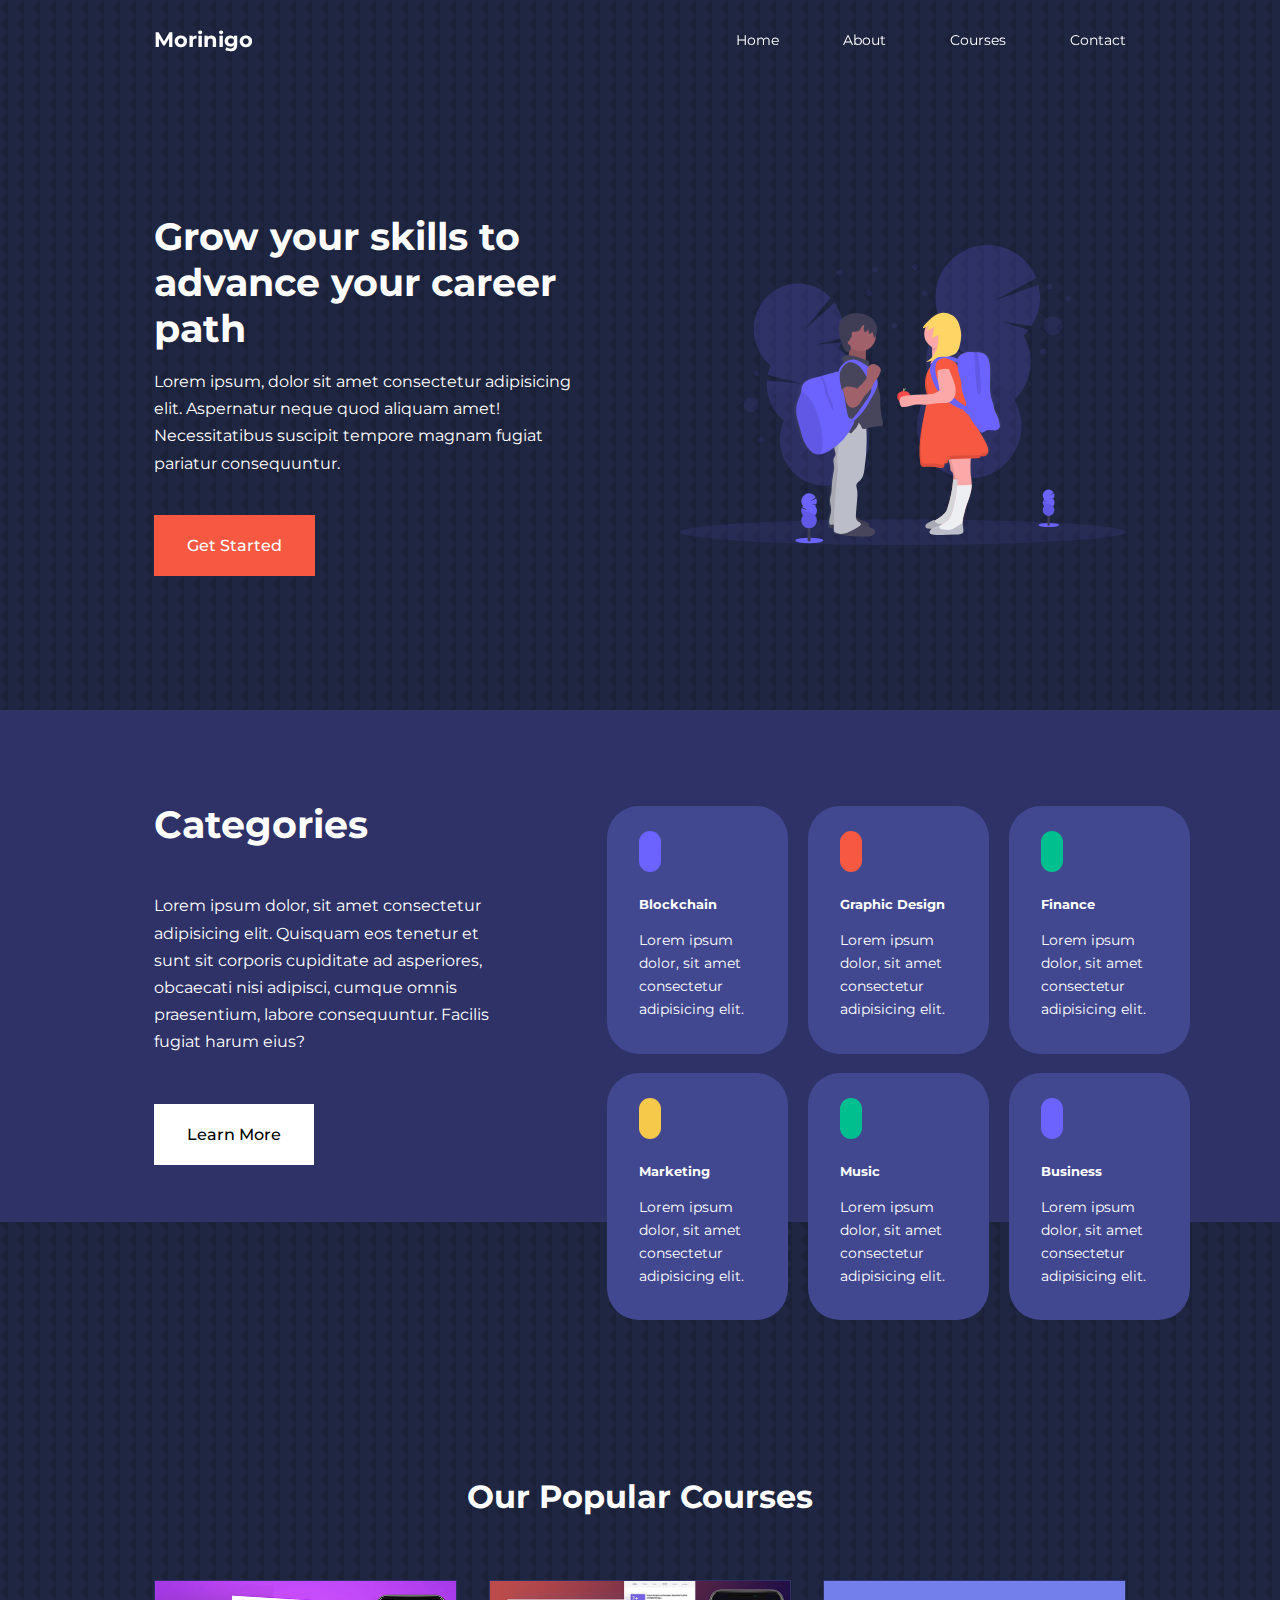
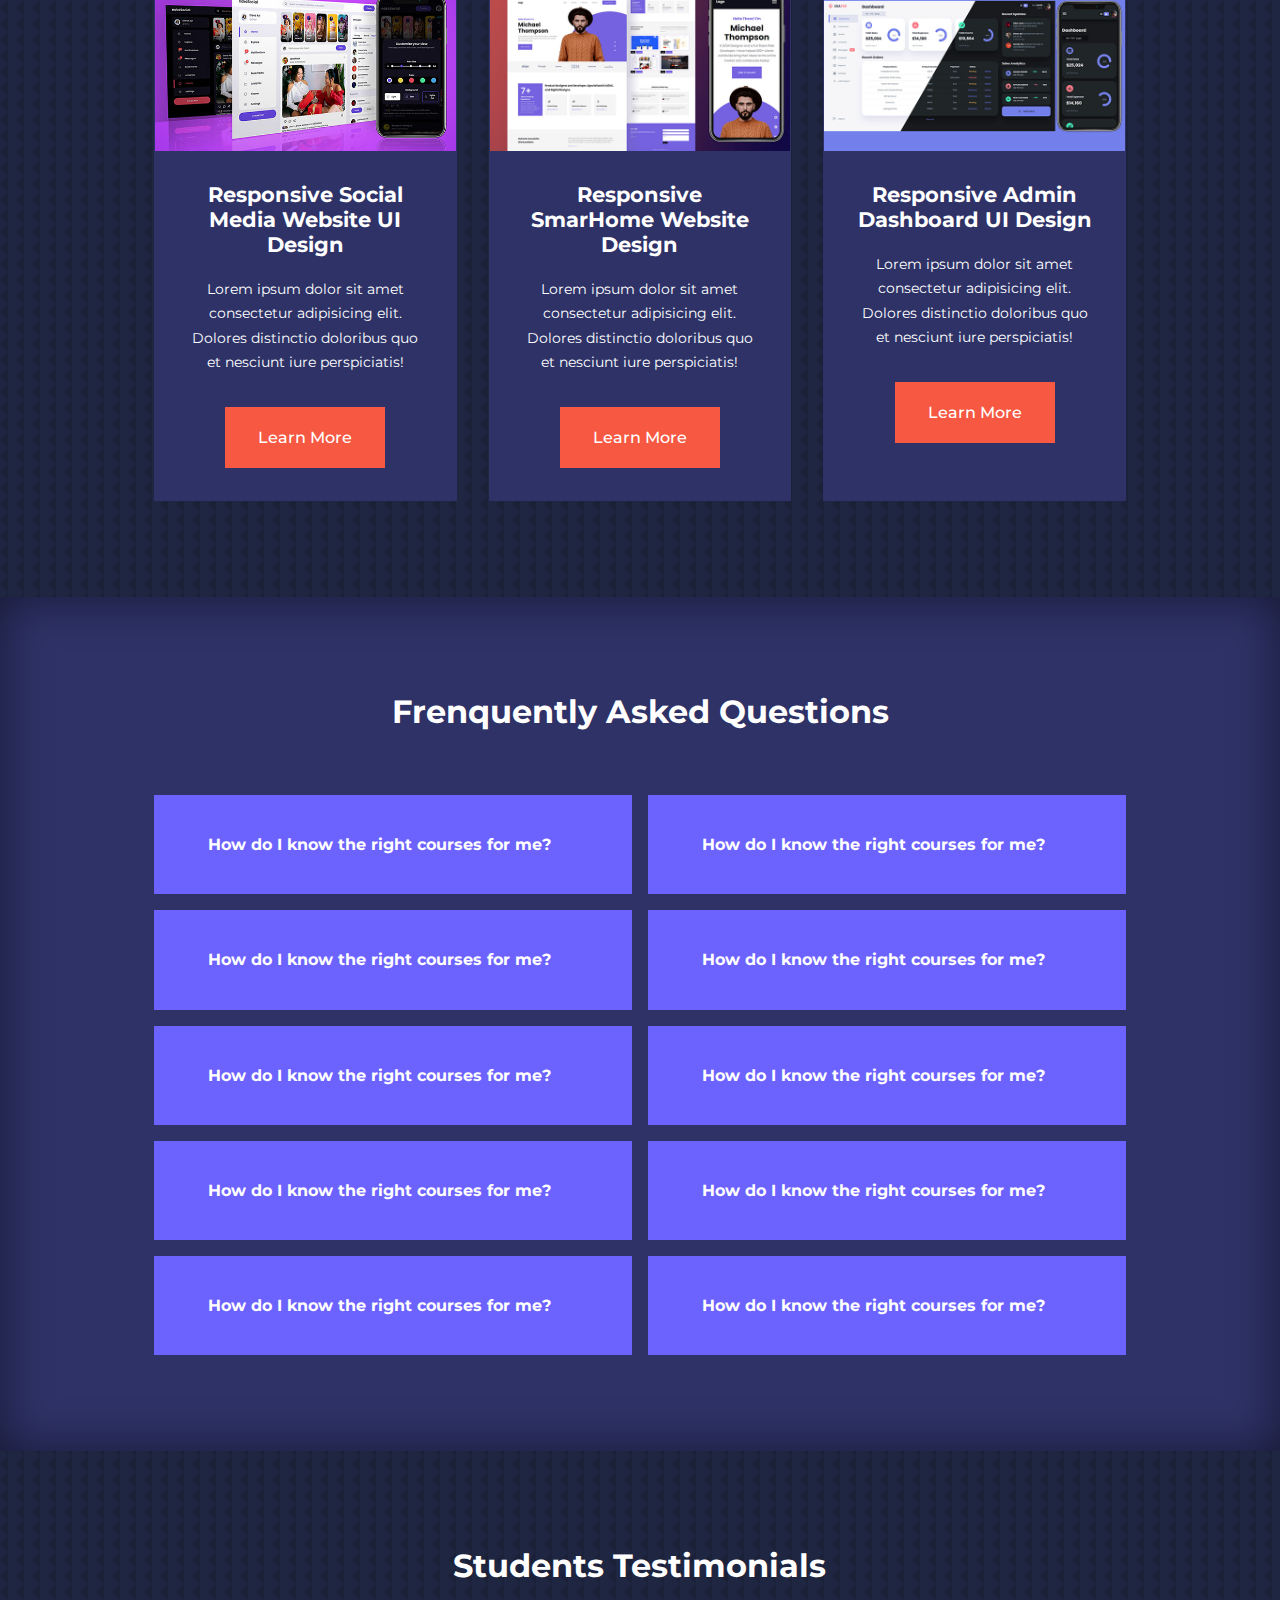
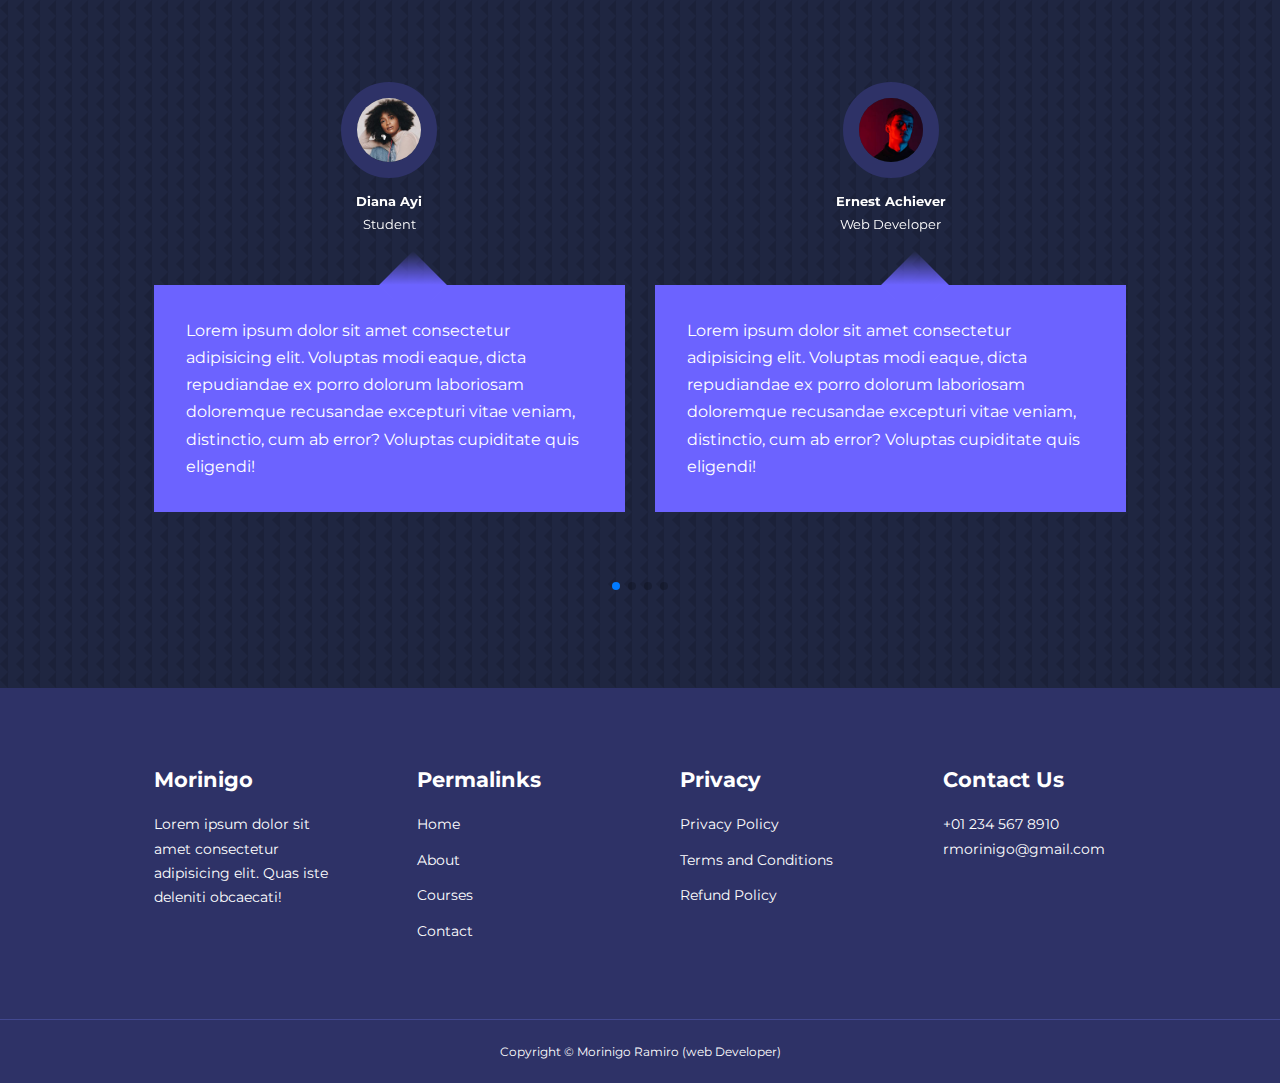
<file: index.html>
<!DOCTYPE html>
<html lang="en">
<head>
    <meta charset="UTF-8">
    <meta http-equiv="X-UA-Compatible" content="IE=edge">
    <meta name="viewport" content="width=device-width, initial-scale=1.0">
    <title>RESPONSIVE MULTIPAGE EDUCATION WEBSITE</title>

    <!-- ICONSCOUT CDN -->
    <link rel="stylesheet" href="https://unicons.iconscout.com/release/v4.0.0/css/line.css">

    <!-- GOOGLE FONTS (MONTSERRAT) -->
    <link rel="preconnect" href="https://fonts.googleapis.com">
    <link rel="preconnect" href="https://fonts.gstatic.com" crossorigin>
    <link href="https://fonts.googleapis.com/css2?family=Montserrat:wght@300;400;500;600;700;800;900&display=swap" rel="stylesheet">
    
    <!-- STYLESHEET -->
    <link rel="stylesheet" href="./css/style.css">


    <!-- SWIPER JS -->
    <link rel="stylesheet" href="https://cdn.jsdelivr.net/npm/swiper@8/swiper-bundle.min.css"/>

    <style>
        body{
            background-image: url(./images/bg-texture.png);
        }
    </style>
</head>
<body>
    <nav>
        <div class="container nav__container">
            <a href="index.html"><h4>Morinigo</h4></a>
            <ul class="nav__menu">
                <li><a href="index.html">Home</a></li>
                <li><a href="about.html">About</a></li>
                <li><a href="courses.html">Courses</a></li>
                <li><a href="contact.html">Contact</a></li>
            </ul>
            <button id="open-menu-btn"><i class="uil uil-bars"></i></button>
            <button id="close-menu-btn"><i class="uil uil-multiply"></i></button>
        </div>
    </nav>
    <!----------------- END OF NAVBAR ------------------->

    <header>
        <div class="container header__container">
            <div class="header__left">
                <h1>Grow your skills to advance your career path</h1>
                <p>Lorem ipsum, dolor sit amet consectetur adipisicing elit. Aspernatur neque quod aliquam amet! Necessitatibus suscipit tempore magnam fugiat pariatur consequuntur.</p>
                <a href="courses.html" class="btn btn-primary">Get Started</a>
            </div>
            
            <div class="header__right">
                <div class="header__right-image">
                    <img src="./images/header.svg">
                </div>
            </div>
        </div>
    </header>
    <!----------------- END OF HEADER ------------------->

    <section class="categories">
        <div class="container categories__container">
            <div class="categories__left">
                <h1>Categories</h1>
                <p>Lorem ipsum dolor, sit amet consectetur adipisicing elit. Quisquam eos tenetur et sunt sit corporis cupiditate ad asperiores, obcaecati nisi adipisci, cumque omnis praesentium, labore consequuntur. Facilis fugiat harum eius?</p>
                <a href="#" class="btn">Learn More</a>
            </div>

            <div class="categories__right">
                <article class="category">
                    <span class="category__icon"><i class="uil uil-bitcoin-circle"></i></span>
                    <h5>Blockchain</h5>
                    <p>Lorem ipsum dolor, sit amet consectetur adipisicing elit.</p>
                </article>
    <!----------------- END CATEGORY 1 ------------------->

                <article class="category">
                    <span class="category__icon"><i class="uil uil-palette"></i></span>
                    <h5>Graphic Design</h5>
                    <p>Lorem ipsum dolor, sit amet consectetur adipisicing elit.</p>
                </article>
    <!----------------- END CATEGORY 2 ------------------->

                <article class="category">
                    <span class="category__icon"><i class="uil uil-usd-circle"></i></span>
                    <h5>Finance</h5>
                    <p>Lorem ipsum dolor, sit amet consectetur adipisicing elit.</p>
                </article>
    <!----------------- END CATEGORY 3 ------------------->

                <article class="category">
                    <span class="category__icon"><i class="uil uil-megaphone"></i></span>
                    <h5>Marketing</h5>
                    <p>Lorem ipsum dolor, sit amet consectetur adipisicing elit.</p>
                </article>
    <!----------------- END CATEGORY 4 ------------------->

                <article class="category">
                    <span class="category__icon"><i class="uil uil-music"></i></span>
                    <h5>Music</h5>
                    <p>Lorem ipsum dolor, sit amet consectetur adipisicing elit.</p>
                </article>
    <!----------------- END CATEGORY 5 ------------------->

                <article class="category">
                    <span class="category__icon"><i class="uil uil-puzzle-piece"></i></span>
                    <h5>Business</h5>
                    <p>Lorem ipsum dolor, sit amet consectetur adipisicing elit.</p>
                </article>
    <!----------------- END CATEGORY 5 ------------------->

            </div>
        </div>
    </section>
    <!----------------- END OF CATEGORY SECTION ------------------->

    <section class="courses">
        <h2>Our Popular Courses</h2>
        <div class="container courses__container">
            <article class="course">
                <div class="course__image">
                    <img src="./images/course1.jpg">
                </div>
                <div class="course__info">
                    <h4>Responsive Social Media Website UI Design</h4>
                    <p>
                        Lorem ipsum dolor sit amet consectetur adipisicing elit. Dolores distinctio doloribus quo et nesciunt iure perspiciatis!
                    </p>
                    <a href="courses.html" class="btn btn-primary">Learn More</a>
                </div>
            </article>
    <!----------------- END OF COURSE 1 ------------------->

            <article class="course">
                <div class="course__image">
                    <img src="./images/course2.jpg">
                </div>
                <div div class="course__info">
                    <h4>Responsive SmarHome Website Design</h4>
                    <p>
                        Lorem ipsum dolor sit amet consectetur adipisicing elit. Dolores distinctio doloribus quo et nesciunt iure perspiciatis!
                    </p>
                    <a href="courses.html" class="btn btn-primary">Learn More</a>
                </div>
            </article>
    <!----------------- END OF COURSE 2 ------------------->

            <article class="course">
                <div class="course__image">
                    <img src="./images/course3.jpg">
                </div>
                <div class="course__info">
                    <h4>Responsive Admin Dashboard UI Design</h4>
                    <p>
                        Lorem ipsum dolor sit amet consectetur adipisicing elit. Dolores distinctio doloribus quo et nesciunt iure perspiciatis!
                    </p>
                    <a href="courses.html" class="btn btn-primary">Learn More</a>
                </div>
            </article>
    <!----------------- END OF COURSE 3 ------------------->
        </div>
    </section>
    <!----------------- END OF COURSES ------------------->


    <section class="faqs">
        <h2>Frenquently Asked Questions </h2>
        <div class="container faqs__container">
            <article class="faq">
                <div class="faq__icon"><i class="uil uil-plus"></i></div>
                <div class="question__answer">
                    <h4>How do I know the right courses for me?</h4>
                    <p>Lorem ipsum dolor, sit amet consectetur adipisicing elit. Sed quasi ipsum expedita sequi incidunt voluptas atque aspernatur fugit error, rem, porro vero. Distinctio, facilis omnis. Nobis expedita eos tempora quasi.</p>
                </div>
            </article>
    <!----------------- END OF FAQ 1 ------------------->

            <article class="faq">
                <div class="faq__icon"><i class="uil uil-plus"></i></div>
                <div class="question__answer">
                    <h4>How do I know the right courses for me?</h4>
                    <p>Lorem ipsum dolor, sit amet consectetur adipisicing elit. Sed quasi ipsum expedita sequi incidunt voluptas atque aspernatur fugit error, rem, porro vero. Distinctio, facilis omnis. Nobis expedita eos tempora quasi.</p>
                </div>
            </article>
    <!----------------- END OF FAQ 2 ------------------->
            <article class="faq">
                <div class="faq__icon"><i class="uil uil-plus"></i></div>
                <div class="question__answer">
                    <h4>How do I know the right courses for me?</h4>
                    <p>Lorem ipsum dolor, sit amet consectetur adipisicing elit. Sed quasi ipsum expedita sequi incidunt voluptas atque aspernatur fugit error, rem, porro vero. Distinctio, facilis omnis. Nobis expedita eos tempora quasi.</p>
                </div>
            </article>
    <!----------------- END OF FAQ 3 ------------------->
            <article class="faq">
                <div class="faq__icon"><i class="uil uil-plus"></i></div>
                <div class="question__answer">
                    <h4>How do I know the right courses for me?</h4>
                    <p>Lorem ipsum dolor, sit amet consectetur adipisicing elit. Sed quasi ipsum expedita sequi incidunt voluptas atque aspernatur fugit error, rem, porro vero. Distinctio, facilis omnis. Nobis expedita eos tempora quasi.</p>
                </div>
            </article>
    <!----------------- END OF FAQ 4 ------------------->
            <article class="faq">
                <div class="faq__icon"><i class="uil uil-plus"></i></div>
                <div class="question__answer">
                    <h4>How do I know the right courses for me?</h4>
                    <p>Lorem ipsum dolor, sit amet consectetur adipisicing elit. Sed quasi ipsum expedita sequi incidunt voluptas atque aspernatur fugit error, rem, porro vero. Distinctio, facilis omnis. Nobis expedita eos tempora quasi.</p>
                </div>
            </article>
    <!----------------- END OF FAQ 5 ------------------->
            <article class="faq">
                <div class="faq__icon"><i class="uil uil-plus"></i></div>
                <div class="question__answer">
                    <h4>How do I know the right courses for me?</h4>
                    <p>Lorem ipsum dolor, sit amet consectetur adipisicing elit. Sed quasi ipsum expedita sequi incidunt voluptas atque aspernatur fugit error, rem, porro vero. Distinctio, facilis omnis. Nobis expedita eos tempora quasi.</p>
                </div>
            </article>
    <!----------------- END OF FAQ 6 ------------------->
            <article class="faq">
                <div class="faq__icon"><i class="uil uil-plus"></i></div>
                <div class="question__answer">
                    <h4>How do I know the right courses for me?</h4>
                    <p>Lorem ipsum dolor, sit amet consectetur adipisicing elit. Sed quasi ipsum expedita sequi incidunt voluptas atque aspernatur fugit error, rem, porro vero. Distinctio, facilis omnis. Nobis expedita eos tempora quasi.</p>
                </div>
            </article>
    <!----------------- END OF FAQ 7 ------------------->
            <article class="faq">
                <div class="faq__icon"><i class="uil uil-plus"></i></div>
                <div class="question__answer">
                    <h4>How do I know the right courses for me?</h4>
                    <p>Lorem ipsum dolor, sit amet consectetur adipisicing elit. Sed quasi ipsum expedita sequi incidunt voluptas atque aspernatur fugit error, rem, porro vero. Distinctio, facilis omnis. Nobis expedita eos tempora quasi.</p>
                </div>
            </article>
    <!----------------- END OF FAQ 8 ------------------->
            <article class="faq">
                <div class="faq__icon"><i class="uil uil-plus"></i></div>
                <div class="question__answer">
                    <h4>How do I know the right courses for me?</h4>
                    <p>Lorem ipsum dolor, sit amet consectetur adipisicing elit. Sed quasi ipsum expedita sequi incidunt voluptas atque aspernatur fugit error, rem, porro vero. Distinctio, facilis omnis. Nobis expedita eos tempora quasi.</p>
                </div>
            </article>
    <!----------------- END OF FAQ 9 ------------------->
            <article class="faq">
                <div class="faq__icon"><i class="uil uil-plus"></i></div>
                <div class="question__answer">
                    <h4>How do I know the right courses for me?</h4>
                    <p>Lorem ipsum dolor, sit amet consectetur adipisicing elit. Sed quasi ipsum expedita sequi incidunt voluptas atque aspernatur fugit error, rem, porro vero. Distinctio, facilis omnis. Nobis expedita eos tempora quasi.</p>
                </div>
            </article>
    <!----------------- END OF FAQ 10 ------------------->
        </div>
    </section>
    <!----------------- END OF FAQs ------------------->
    

    <section class="container testimonials__container mySwiper">
        <h2>Students Testimonials</h2>
        <div class="swiper-wrapper">
            <article class="testimonial swiper-slide">
                <div class="avatar">
                    <img src="./images/avatar1.jpg">
                </div>
                <div class="testimonial__info">
                    <h5>Diana Ayi</h5>
                    <small>Student</small>
                </div>
                <div class="testimonial__body">
                    <p>
                        Lorem ipsum dolor sit amet consectetur adipisicing elit. Voluptas modi eaque, dicta repudiandae ex porro dolorum laboriosam doloremque recusandae excepturi vitae veniam, distinctio, cum ab error? Voluptas cupiditate quis eligendi!
                    </p>
                </div>
            </article>
    <!----------------- END OF TESTIMONIAL 1 ------------------->

            <article class="testimonial swiper-slide">
                <div class="avatar">
                    <img src="./images/avatar2.jpg">
                </div>
                <div class="testimonial__info">
                    <h5>Ernest Achiever</h5>
                    <small>Web Developer</small>
                </div>
                <div class="testimonial__body">
                    <p>
                        Lorem ipsum dolor sit amet consectetur adipisicing elit. Voluptas modi eaque, dicta repudiandae ex porro dolorum laboriosam doloremque recusandae excepturi vitae veniam, distinctio, cum ab error? Voluptas cupiditate quis eligendi!
                    </p>
                </div>
            </article>
    <!----------------- END OF TESTIMONIAL 2 ------------------->

            <article class="testimonial swiper-slide">
                <div class="avatar">
                    <img src="./images/avatar3.jpg">
                </div>
                <div class="testimonial__info">
                    <h5>Edem Quist</h5>
                    <small>Student</small>
                </div>
                <div class="testimonial__body">
                    <p>
                        Lorem ipsum dolor sit amet consectetur adipisicing elit. Voluptas modi eaque, dicta repudiandae ex porro dolorum laboriosam doloremque recusandae excepturi vitae veniam, distinctio, cum ab error? Voluptas cupiditate quis eligendi!
                    </p>
                </div>
            </article>
    <!----------------- END OF TESTIMONIAL 3 ------------------->

            <article class="testimonial swiper-slide">
                <div class="avatar">
                    <img src="./images/avatar4.jpg">
                </div>
                <div class="testimonial__info">
                    <h5>Haija Bintu</h5>
                    <small>Student</small>
                </div>
                <div class="testimonial__body">
                    <p>
                        Lorem ipsum dolor sit amet consectetur adipisicing elit. Voluptas modi eaque, dicta repudiandae ex porro dolorum laboriosam doloremque recusandae excepturi vitae veniam, distinctio, cum ab error? Voluptas cupiditate quis eligendi!
                    </p>
                </div>
            </article>
    <!----------------- END OF TESTIMONIAL 4 ------------------->

            <article class="testimonial swiper-slide">
                <div class="avatar">
                    <img src="./images/avatar5.jpg">
                </div>
                <div class="testimonial__info">
                    <h5>Jane Doe</h5>
                    <small>Student</small>
                </div>
                <div class="testimonial__body">
                    <p>
                        Lorem ipsum dolor sit amet consectetur adipisicing elit. Voluptas modi eaque, dicta repudiandae ex porro dolorum laboriosam doloremque recusandae excepturi vitae veniam, distinctio, cum ab error? Voluptas cupiditate quis eligendi!
                    </p>
                </div>
            </article>
    <!----------------- END OF TESTIMONIAL 5 ------------------->
        </div>
        <div class="swiper-pagination"></div>
    </section>
    <!----------------- END OF TESTIMONIALS ------------------->




    <footer >
        <div class="container footer__container">
            <div class="footer__1">
                <a href="index.html" class="footer__logo"><h4>Morinigo</h4></a>
                <p>
                    Lorem ipsum dolor sit amet consectetur adipisicing elit. Quas iste deleniti obcaecati!
                </p>
            </div>

            <div class="footer__2">
                <h4>Permalinks</h4>
                <ul class="permalinks">
                    <li><a href="index.html">Home</a></li>
                    <li><a href="about.html">About</a></li>
                    <li><a href="courses.html">Courses</a></li>
                    <li><a href="contact.html">Contact</a></li>
                </ul>
            </div>

            <div class="footer__3">
                <h4>Privacy</h4>
                <ul class="privacy">
                    <li><a href="#">Privacy Policy</a></li>
                    <li><a href="#">Terms and Conditions</a></li>
                    <li><a href="#">Refund Policy</a></li>
                </ul>
            </div>

            <div class="footer__4">
                <h4>Contact Us</h4>
                <div>
                    <p>+01 234 567 8910</p>
                    <p>rmorinigo@gmail.com</p>
                </div>

                <ul class="footer__socials">
                    <li>
                        <a href="#"><i class="uil uil-facebook"></i></a>
                    </li>
                    <li>
                        <a href="#"><i class="uil uil-instagram-alt"></i></a>
                    </li>
                    <li>
                        <a href="#"><i class="uil uil-twitter"></i></a>
                    </li>
                    <li>
                        <a href="#"><i class="uil uil-linkedin-alt"></i></a>
                    </li>
                </ul>
            </div>
        </div>
        <div class="footer__copyright">
            <small>Copyright &copy; Morinigo Ramiro (web Developer)</small>
        </div>
    </footer>

    <script src="https://cdn.jsdelivr.net/npm/swiper@8/swiper-bundle.min.js"></script>    
    <script src="./main.js"></script>
</body>
</html>
</file>
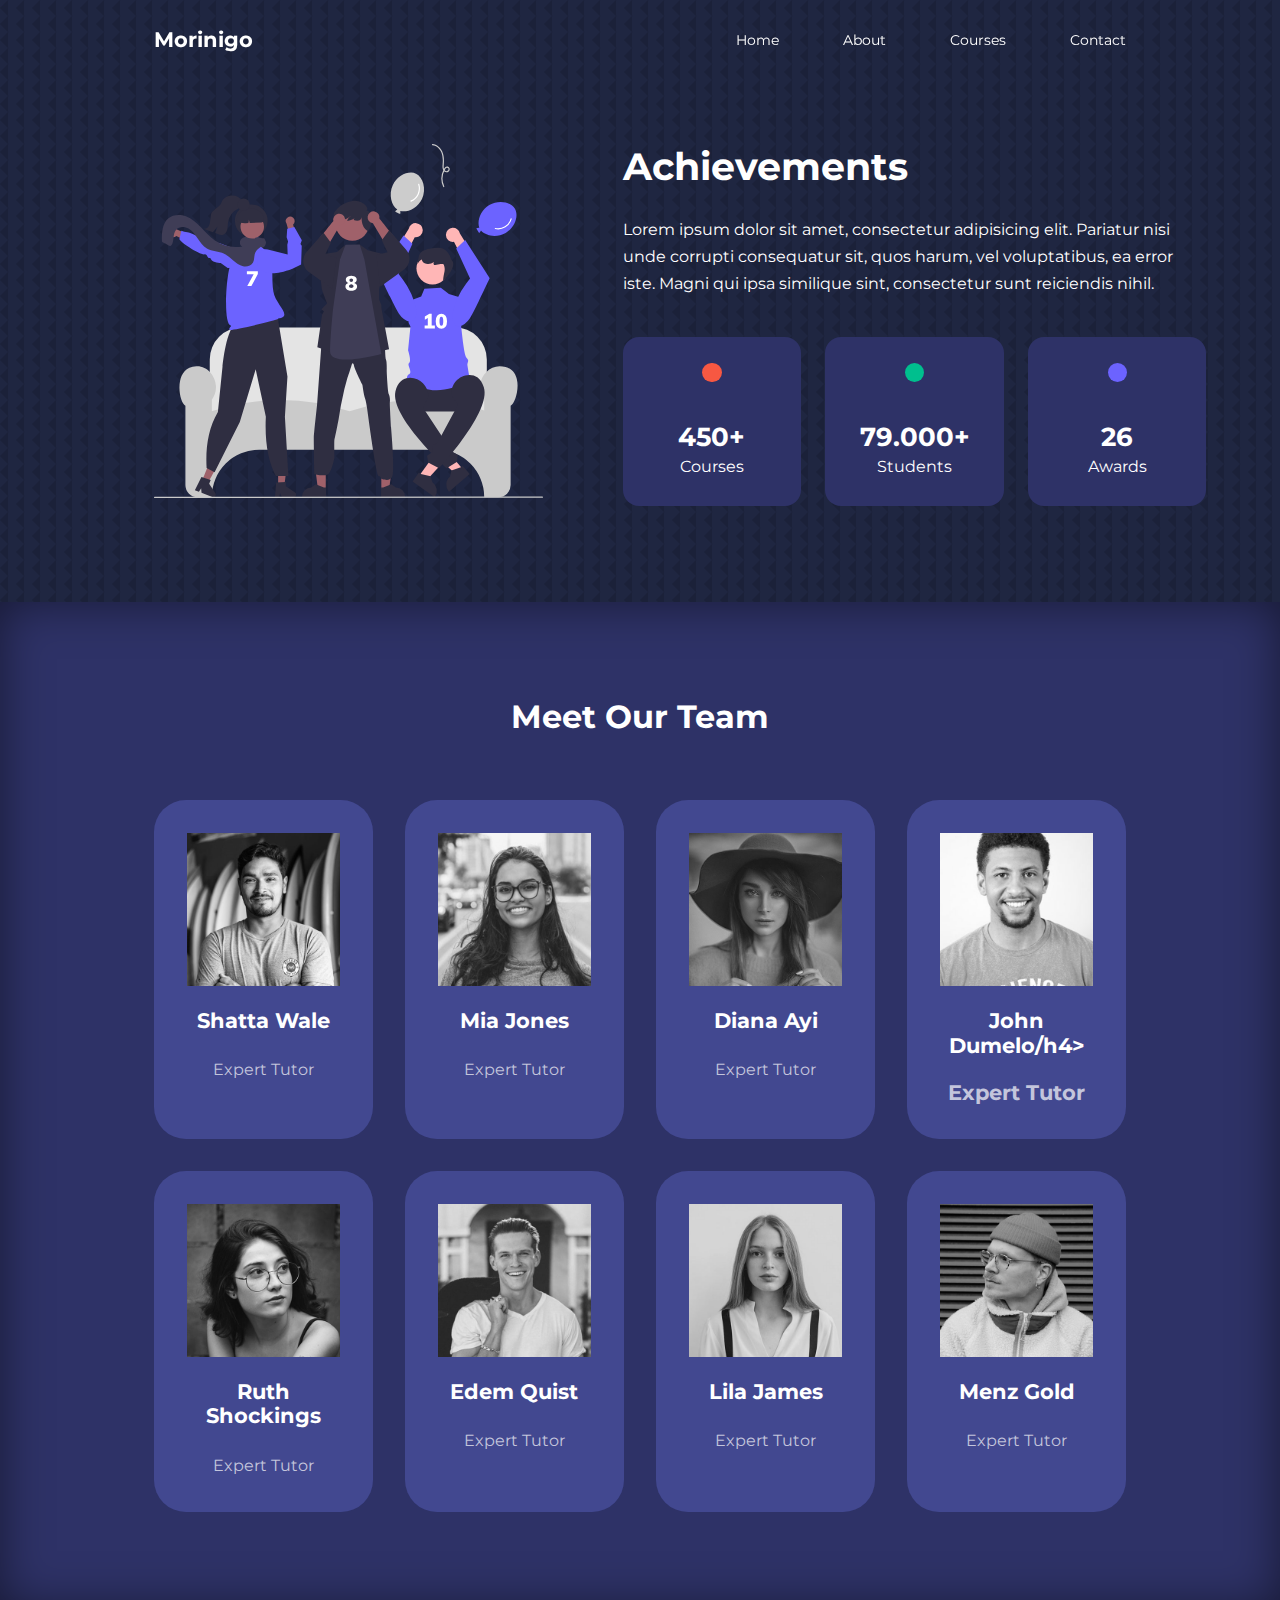
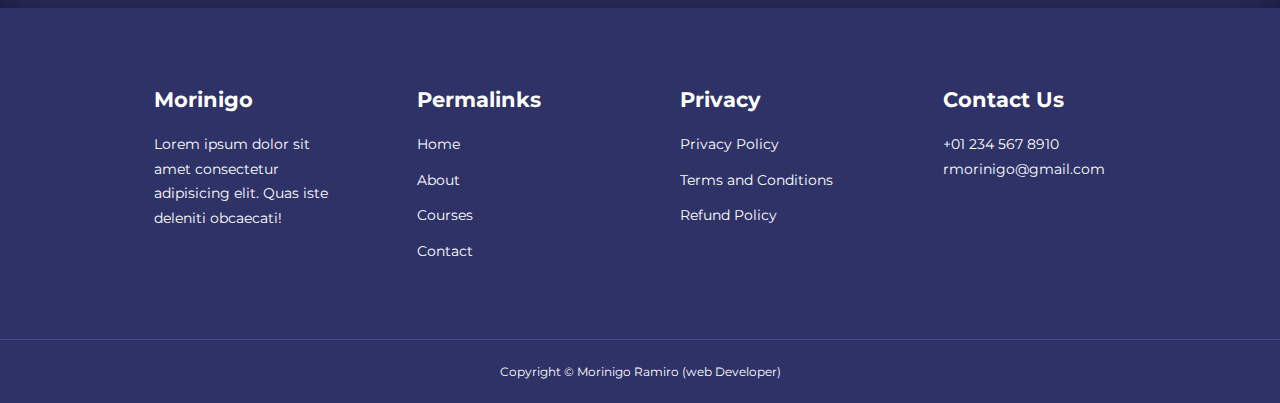
<file: about.html>
<!DOCTYPE html>
<html lang="en">
<head>
    <meta charset="UTF-8">
    <meta http-equiv="X-UA-Compatible" content="IE=edge">
    <meta name="viewport" content="width=device-width, initial-scale=1.0">
    <title>RESPONSIVE MULTIPAGE EDUCATION WEBSITE</title>

    <!-- ICONSCOUT CDN -->
    <link rel="stylesheet" href="https://unicons.iconscout.com/release/v4.0.0/css/line.css">

    <!-- GOOGLE FONTS (MONTSERRAT) -->
    <link rel="preconnect" href="https://fonts.googleapis.com">
    <link rel="preconnect" href="https://fonts.gstatic.com" crossorigin>
    <link href="https://fonts.googleapis.com/css2?family=Montserrat:wght@300;400;500;600;700;800;900&display=swap" rel="stylesheet">
    
    <!-- STYLESHEET -->
    <link rel="stylesheet" href="./css/style.css">
    <link rel="stylesheet" href="./css/about.css">

    <style>
        body{
            background-image: url(./images/bg-texture.png);
        }
    </style>

</head>
<body>
    <nav>
        <div class="container nav__container">
            <a href="index.html"><h4>Morinigo</h4></a>
            <ul class="nav__menu">
                <li><a href="index.html">Home</a></li>
                <li><a href="about.html">About</a></li>
                <li><a href="courses.html">Courses</a></li>
                <li><a href="contact.html">Contact</a></li>
            </ul>
            <button id="open-menu-btn"><i class="uil uil-bars"></i></button>
            <button id="close-menu-btn"><i class="uil uil-multiply"></i></button>
        </div>
    </nav>
    <!----------------- END OF NAVBAR ------------------->


    <section class="about__achievements">
        <div class="container about__achievements-container">
            <div class="about__achievements-left">
                <img src="./images/about achievements.svg" alt="">    
            </div>  

            <div class="about__achievements-right">
                <h1>Achievements</h1>
                <p>Lorem ipsum dolor sit amet, consectetur adipisicing elit. Pariatur nisi unde corrupti consequatur sit, quos harum, vel voluptatibus, ea error iste. Magni qui ipsa similique sint, consectetur sunt reiciendis nihil.</p>
                <div class="achievements__cards">
                    <article class="achievements__card">
                        <span class="achievements__icon">
                            <i class="uil uil-video"></i>
                        </span>
                        <h3>450+</h3>
                        <p>Courses</p>
                    </article>
        <!----------------- ACHIEVEMENT CARD 1 ------------------->
    
                    <article class="achievements__card">
                        <span class="achievements__icon">
                            <i class="uil uil-users-alt"></i>
                        </span>
                        <h3>79.000+</h3>
                        <p>Students</p>
                    </article>
        <!----------------- ACHIEVEMENT CARD 2 ------------------->
    
                    <article class="achievements__card">
                        <span class="achievements__icon">
                            <i class="uil uil-trophy"></i>
                        </span>
                        <h3>26</h3>
                        <p>Awards</p>
                    </article>
        <!----------------- ACHIEVEMENT CARD 3 ------------------->
    
                </div>
            </div>
        </div>
    </section>
    <!----------------- END OF ACHIEVEMENTS ------------------->


    <section class="team">
        <h2>Meet Our Team</h2>
        <div class="container team__container">
            <article class="team__member">
                <div class="team__member-image">
                    <img src="./images/tm1.jpg">
                </div>
                <div class="team__member-info">
                    <h4>Shatta Wale</h4>
                    <p>Expert Tutor</p>
                </div>
                <div class="team__member-socials">
                    <a href="https://instagram.com" target="_blank"><i class="uil uil-instagram"></i></a>
                    <a href="https://twitter.com" target="_blank"><i class="uil uil-twitter"></i></a>
                    <a href="https://linkedin.com" target="_blank"><i class="uil uil-linkedin-alt"></i></a>
                </div>
            </article>
            <!----------------- END OF MEMBER 1 ------------------->
            <article class="team__member">
                <div class="team__member-image">
                    <img src="./images/tm2.jpg">
                </div>
                <div class="team__member-info">
                    <h4>Mia Jones</h4>
                    <p>Expert Tutor</p>
                </div>
                <div class="team__member-socials">
                    <a href="https://instagram.com" target="_blank"><i class="uil uil-instagram"></i></a>
                    <a href="https://twitter.com" target="_blank"><i class="uil uil-twitter"></i></a>
                    <a href="https://linkedin.com" target="_blank"><i class="uil uil-linkedin-alt"></i></a>
                </div>
            </article>
            <!----------------- END OF MEMBER 2 ------------------->
            <article class="team__member">
                <div class="team__member-image">
                    <img src="./images/tm3.jpg">
                </div>
                <div class="team__member-info">
                    <h4>Diana Ayi</h4>
                    <p>Expert Tutor</p>
                </div>
                <div class="team__member-socials">
                    <a href="https://instagram.com" target="_blank"><i class="uil uil-instagram"></i></a>
                    <a href="https://twitter.com" target="_blank"><i class="uil uil-twitter"></i></a>
                    <a href="https://linkedin.com" target="_blank"><i class="uil uil-linkedin-alt"></i></a>
                </div>
            </article>
            <!----------------- END OF MEMBER 3 ------------------->
            <article class="team__member">
                <div class="team__member-image">
                    <img src="./images/tm4.jpg">
                </div>
                <div class="team__member-info">
                    <h4>John Dumelo/h4>
                    <p>Expert Tutor</p>
                </div>
                <div class="team__member-socials">
                    <a href="https://instagram.com" target="_blank"><i class="uil uil-instagram"></i></a>
                    <a href="https://twitter.com" target="_blank"><i class="uil uil-twitter"></i></a>
                    <a href="https://linkedin.com" target="_blank"><i class="uil uil-linkedin-alt"></i></a>
                </div>
            </article>
            <!----------------- END OF MEMBER 4 ------------------->
            <article class="team__member">
                <div class="team__member-image">
                    <img src="./images/tm5.jpg">
                </div>
                <div class="team__member-info">
                    <h4>Ruth Shockings</h4>
                    <p>Expert Tutor</p>
                </div>
                <div class="team__member-socials">
                    <a href="https://instagram.com" target="_blank"><i class="uil uil-instagram"></i></a>
                    <a href="https://twitter.com" target="_blank"><i class="uil uil-twitter"></i></a>
                    <a href="https://linkedin.com" target="_blank"><i class="uil uil-linkedin-alt"></i></a>
                </div>
            </article>
            <!----------------- END OF MEMBER 5 ------------------->
            <article class="team__member">
                <div class="team__member-image">
                    <img src="./images/tm6.jpg">
                </div>
                <div class="team__member-info">
                    <h4>Edem Quist</h4>
                    <p>Expert Tutor</p>
                </div>
                <div class="team__member-socials">
                    <a href="https://instagram.com" target="_blank"><i class="uil uil-instagram"></i></a>
                    <a href="https://twitter.com" target="_blank"><i class="uil uil-twitter"></i></a>
                    <a href="https://linkedin.com" target="_blank"><i class="uil uil-linkedin-alt"></i></a>
                </div>
            </article>
            <!----------------- END OF MEMBER 6 ------------------->
            <article class="team__member">
                <div class="team__member-image">
                    <img src="./images/tm7.jpg">
                </div>
                <div class="team__member-info">
                    <h4>Lila James</h4>
                    <p>Expert Tutor</p>
                </div>
                <div class="team__member-socials">
                    <a href="https://instagram.com" target="_blank"><i class="uil uil-instagram"></i></a>
                    <a href="https://twitter.com" target="_blank"><i class="uil uil-twitter"></i></a>
                    <a href="https://linkedin.com" target="_blank"><i class="uil uil-linkedin-alt"></i></a>
                </div>
            </article>
            <!----------------- END OF MEMBER 7 ------------------->
            <article class="team__member">
                <div class="team__member-image">
                    <img src="./images/tm8.jpg">
                </div>
                <div class="team__member-info">
                    <h4>Menz Gold</h4>
                    <p>Expert Tutor</p>
                </div>
                <div class="team__member-socials">
                    <a href="https://instagram.com" target="_blank"><i class="uil uil-instagram"></i></a>
                    <a href="https://twitter.com" target="_blank"><i class="uil uil-twitter"></i></a>
                    <a href="https://linkedin.com" target="_blank"><i class="uil uil-linkedin-alt"></i></a>
                </div>
            </article>
            <!----------------- END OF MEMBER 8 ------------------->
        </div>
    </section>
    <!----------------- END OF TEAM ------------------->


    <footer >
        <div class="container footer__container">
            <div class="footer__1">
                <a href="index.html" class="footer__logo"><h4>Morinigo</h4></a>
                <p>
                    Lorem ipsum dolor sit amet consectetur adipisicing elit. Quas iste deleniti obcaecati!
                </p>
            </div>

            <div class="footer__2">
                <h4>Permalinks</h4>
                <ul class="permalinks">
                    <li><a href="index.html">Home</a></li>
                    <li><a href="about.html">About</a></li>
                    <li><a href="courses.html">Courses</a></li>
                    <li><a href="contact.html">Contact</a></li>
                </ul>
            </div>

            <div class="footer__3">
                <h4>Privacy</h4>
                <ul class="privacy">
                    <li><a href="#">Privacy Policy</a></li>
                    <li><a href="#">Terms and Conditions</a></li>
                    <li><a href="#">Refund Policy</a></li>
                </ul>
            </div>

            <div class="footer__4">
                <h4>Contact Us</h4>
                <div>
                    <p>+01 234 567 8910</p>
                    <p>rmorinigo@gmail.com</p>
                </div>

                <ul class="footer__socials">
                    <li>
                        <a href="#"><i class="uil uil-facebook"></i></a>
                    </li>
                    <li>
                        <a href="#"><i class="uil uil-instagram-alt"></i></a>
                    </li>
                    <li>
                        <a href="#"><i class="uil uil-twitter"></i></a>
                    </li>
                    <li>
                        <a href="#"><i class="uil uil-linkedin-alt"></i></a>
                    </li>
                </ul>
            </div>
        </div>
        <div class="footer__copyright">
            <small>Copyright &copy; Morinigo Ramiro (web Developer)</small>
        </div>
    </footer>

    <script src="./main.js"></script>
</body>
</html>
</file>
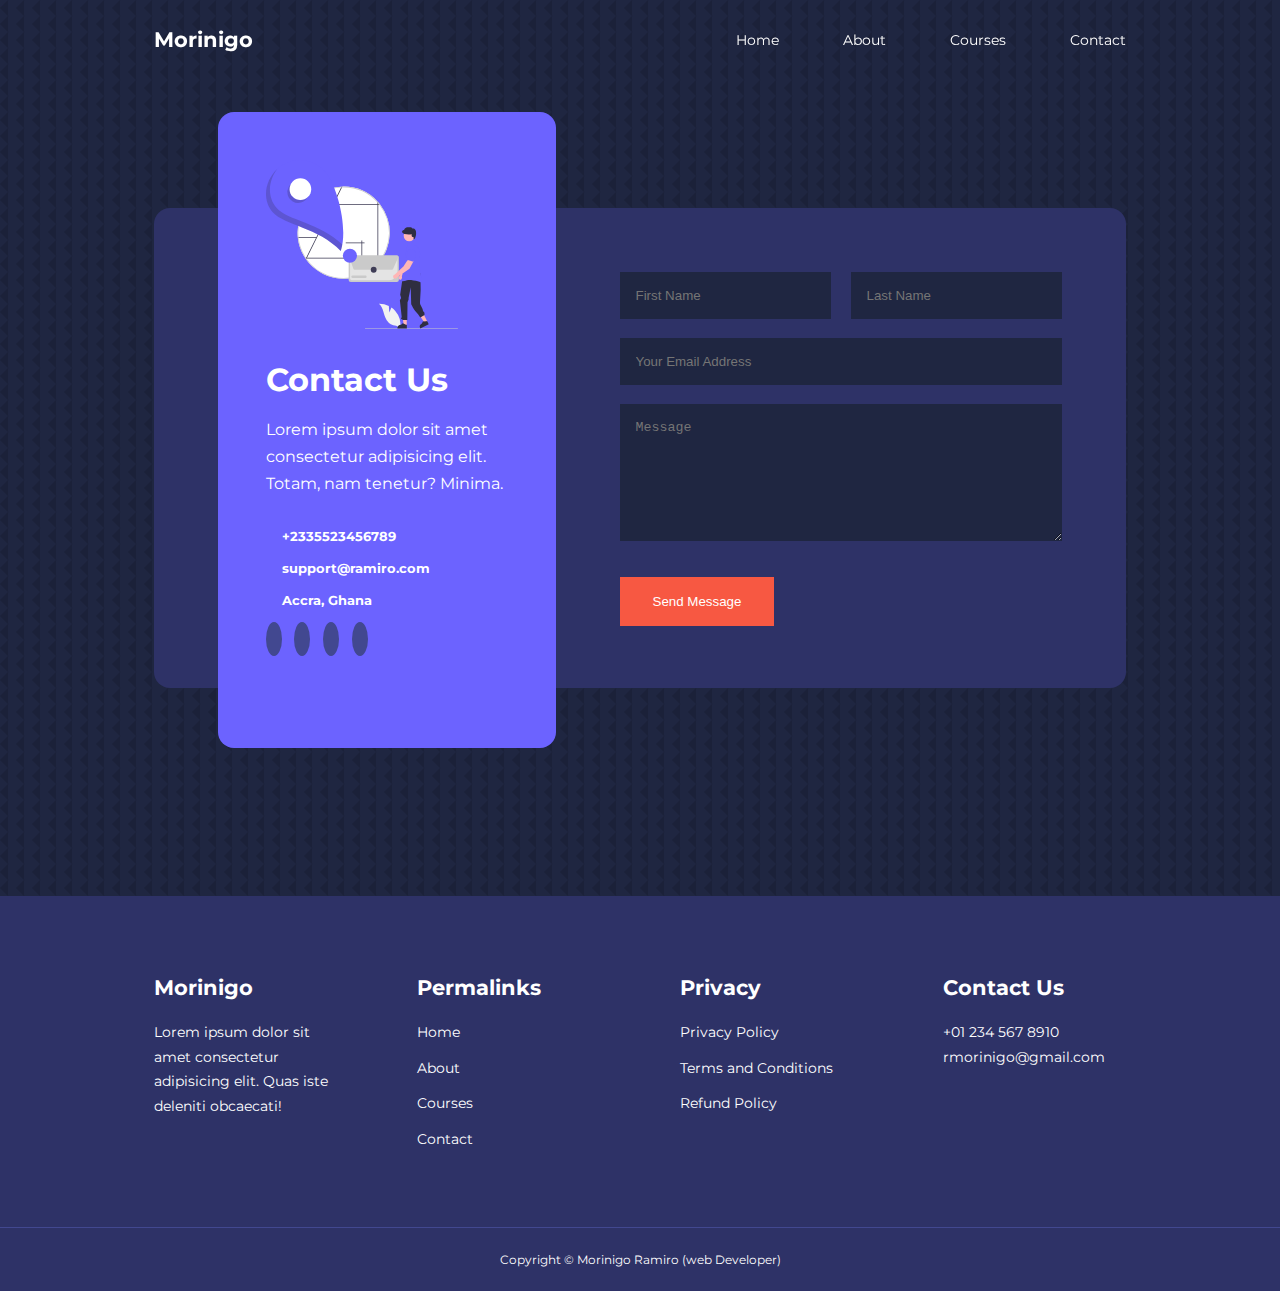
<file: contact.html>
<!DOCTYPE html>
<html lang="en">
<head>
    <meta charset="UTF-8">
    <meta http-equiv="X-UA-Compatible" content="IE=edge">
    <meta name="viewport" content="width=device-width, initial-scale=1.0">
    <title>RESPONSIVE MULTIPAGE EDUCATION WEBSITE</title>

    <!-- ICONSCOUT CDN -->
    <link rel="stylesheet" href="https://unicons.iconscout.com/release/v4.0.0/css/line.css">

    <!-- GOOGLE FONTS (MONTSERRAT) -->
    <link rel="preconnect" href="https://fonts.googleapis.com">
    <link rel="preconnect" href="https://fonts.gstatic.com" crossorigin>
    <link href="https://fonts.googleapis.com/css2?family=Montserrat:wght@300;400;500;600;700;800;900&display=swap" rel="stylesheet">
    
    <!-- STYLESHEET -->
    <link rel="stylesheet" href="./css/style.css">
    <link rel="stylesheet" href="./css/contact.css">

    <style>
        body{
            background-image: url(./images/bg-texture.png);
        }
    </style>

</head>
<body>
    <nav>
        <div class="container nav__container">
            <a href="index.html"><h4>Morinigo</h4></a>
            <ul class="nav__menu">
                <li><a href="index.html">Home</a></li>
                <li><a href="about.html">About</a></li>
                <li><a href="courses.html">Courses</a></li>
                <li><a href="contact.html">Contact</a></li>
            </ul>
            <button id="open-menu-btn"><i class="uil uil-bars"></i></button>
            <button id="close-menu-btn"><i class="uil uil-multiply"></i></button>
        </div>
    </nav>
    <!----------------- END OF NAVBAR ------------------->

    <section class="contact">
        <div class="container contact__container">
            <aside class="contact__aside">
                <div class="aside__image">
                    <img src="./images/contact.svg">
                </div>
                <h2>Contact Us</h2>
                <p> Lorem ipsum dolor sit amet consectetur adipisicing elit. Totam, nam tenetur? Minima.</p>
                <ul class="contact__details">
                    <li>
                        <i class="uil uil-phone-times"></i>
                        <h5>+2335523456789</h5>
                    </li>
                    <li>
                        <i class="uil uil-envelope"></i>
                        <h5>support@ramiro.com</h5>
                    </li>
                    <li>
                        <i class="uil uil-location-point"></i>
                        <h5>Accra, Ghana</h5>
                    </li>
                </ul>
                <ul class="contact__socials">
                    <li>
                        <a href="#"><i class="uil uil-facebook"></i></a>
                    </li>
                    <li>
                        <a href="#"><i class="uil uil-instagram-alt"></i></a>
                    </li>
                    <li>
                        <a href="#"><i class="uil uil-twitter"></i></a>
                    </li>
                    <li>
                        <a href="#"><i class="uil uil-linkedin-alt"></i></a>
                    </li>
                </ul>
            </aside>

            <form action="https://formspree.io/f/xoqzejjk" method="POST" class="contact__form">
                <div class="form__name">
                    <input type="text" name="First Name" placeholder="First Name" required>
                    <input type="text" name="Last Name" placeholder="Last Name" required>
                </div>
                <input type="email" name="Email Address" placeholder="Your Email Address" required>
                <textarea name="Message" rows="7" placeholder="Message" required></textarea>
                <button type="submit" class="btn btn-primary">Send Message</button>
            </form>
        </div>
    </section>


    <footer >
        <div class="container footer__container">
            <div class="footer__1">
                <a href="index.html" class="footer__logo"><h4>Morinigo</h4></a>
                <p>
                    Lorem ipsum dolor sit amet consectetur adipisicing elit. Quas iste deleniti obcaecati!
                </p>
            </div>

            <div class="footer__2">
                <h4>Permalinks</h4>
                <ul class="permalinks">
                    <li><a href="index.html">Home</a></li>
                    <li><a href="about.html">About</a></li>
                    <li><a href="courses.html">Courses</a></li>
                    <li><a href="contact.html">Contact</a></li>
                </ul>
            </div>

            <div class="footer__3">
                <h4>Privacy</h4>
                <ul class="privacy">
                    <li><a href="#">Privacy Policy</a></li>
                    <li><a href="#">Terms and Conditions</a></li>
                    <li><a href="#">Refund Policy</a></li>
                </ul>
            </div>

            <div class="footer__4">
                <h4>Contact Us</h4>
                <div>
                    <p>+01 234 567 8910</p>
                    <p>rmorinigo@gmail.com</p>
                </div>

                <ul class="footer__socials">
                    <li>
                        <a href="#"><i class="uil uil-facebook"></i></a>
                    </li>
                    <li>
                        <a href="#"><i class="uil uil-instagram-alt"></i></a>
                    </li>
                    <li>
                        <a href="#"><i class="uil uil-twitter"></i></a>
                    </li>
                    <li>
                        <a href="#"><i class="uil uil-linkedin-alt"></i></a>
                    </li>
                </ul>
            </div>
        </div>
        <div class="footer__copyright">
            <small>Copyright &copy; Morinigo Ramiro (web Developer)</small>
        </div>
    </footer>

    <script src="./main.js"></script>
</body>
</html>
</file>
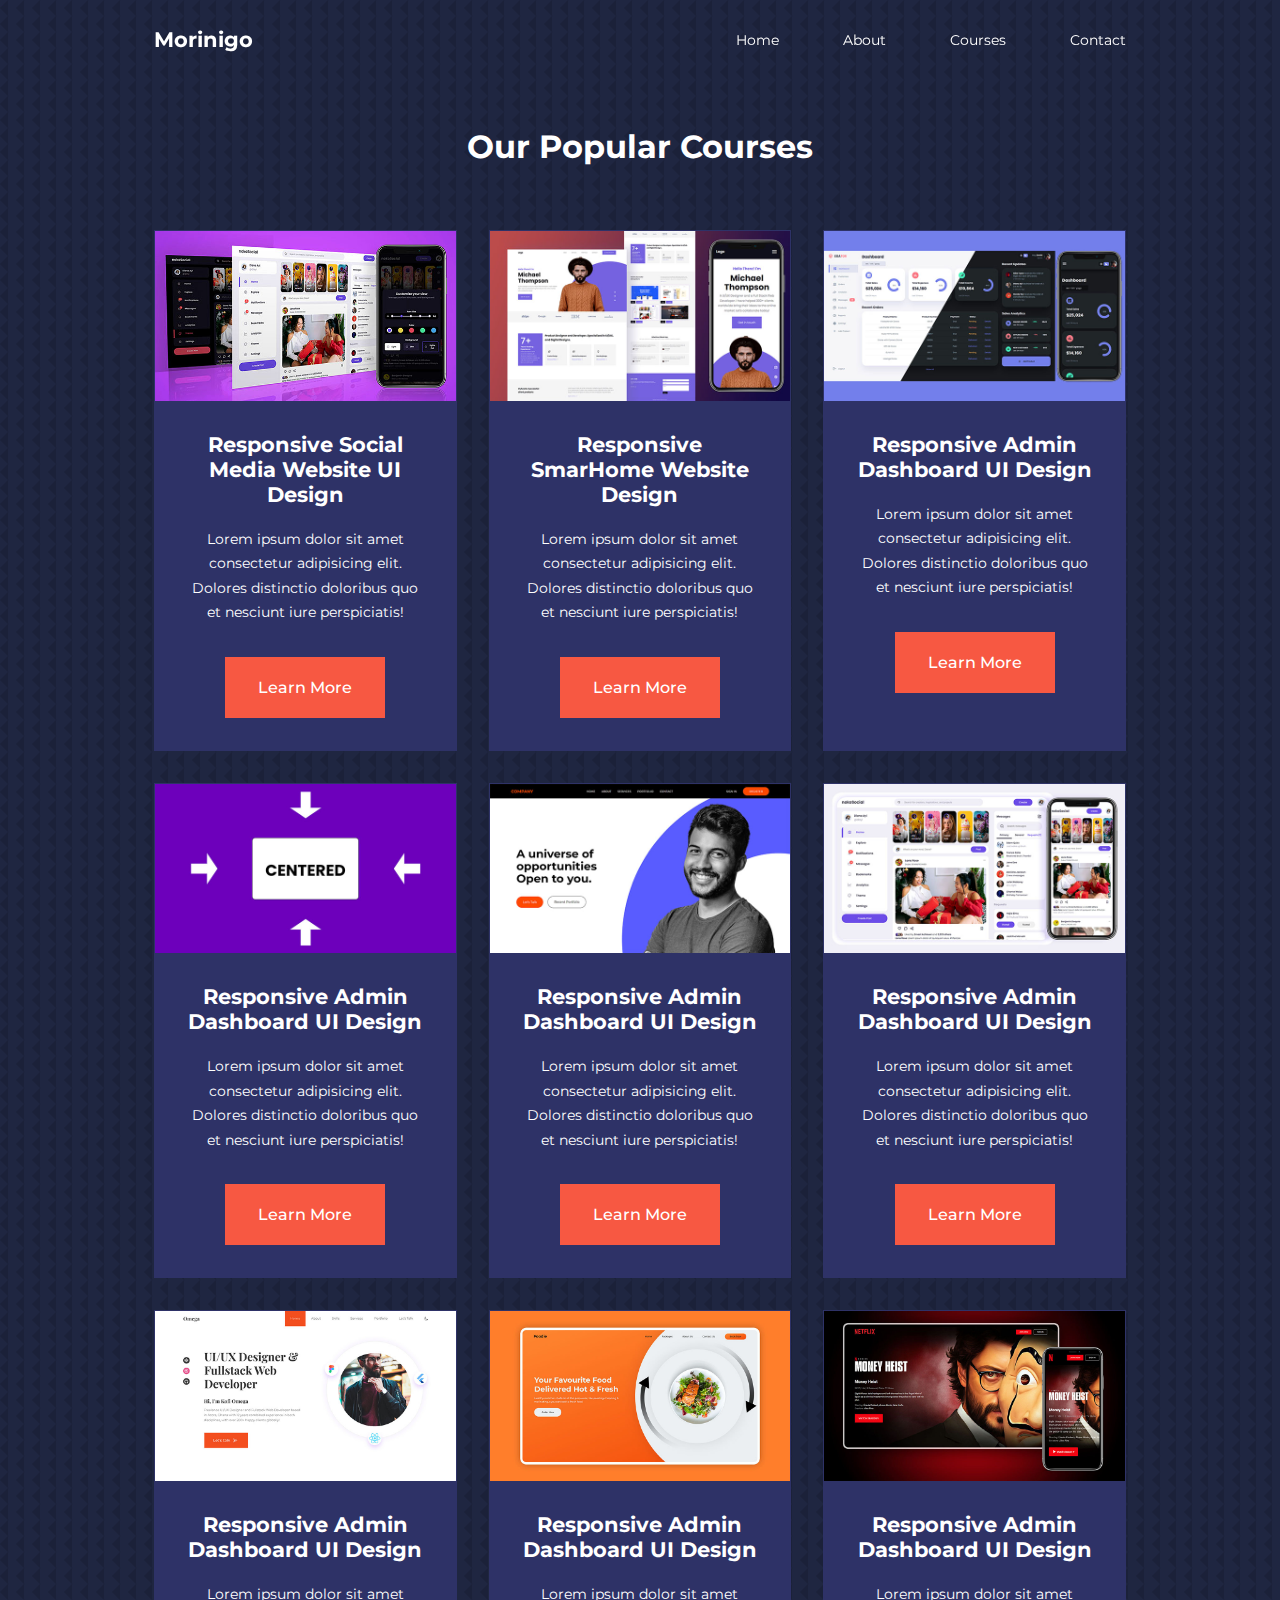
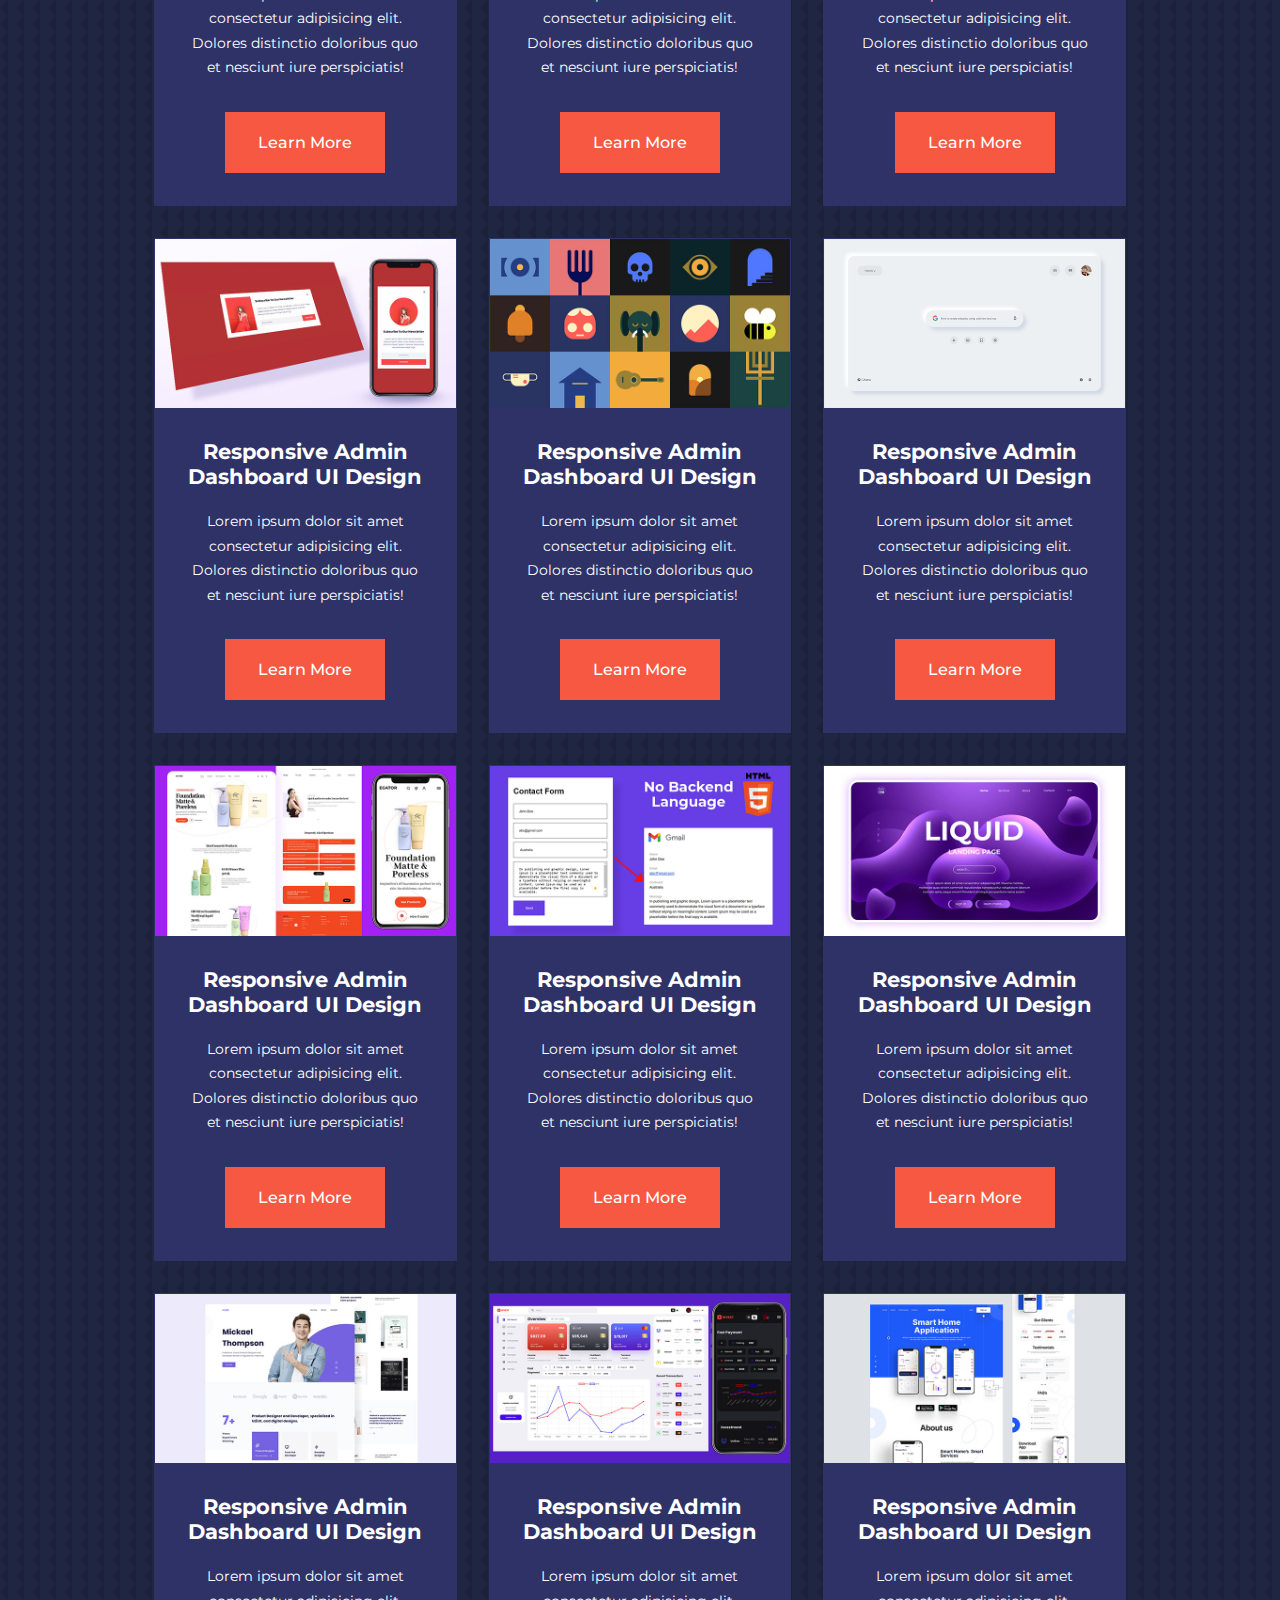
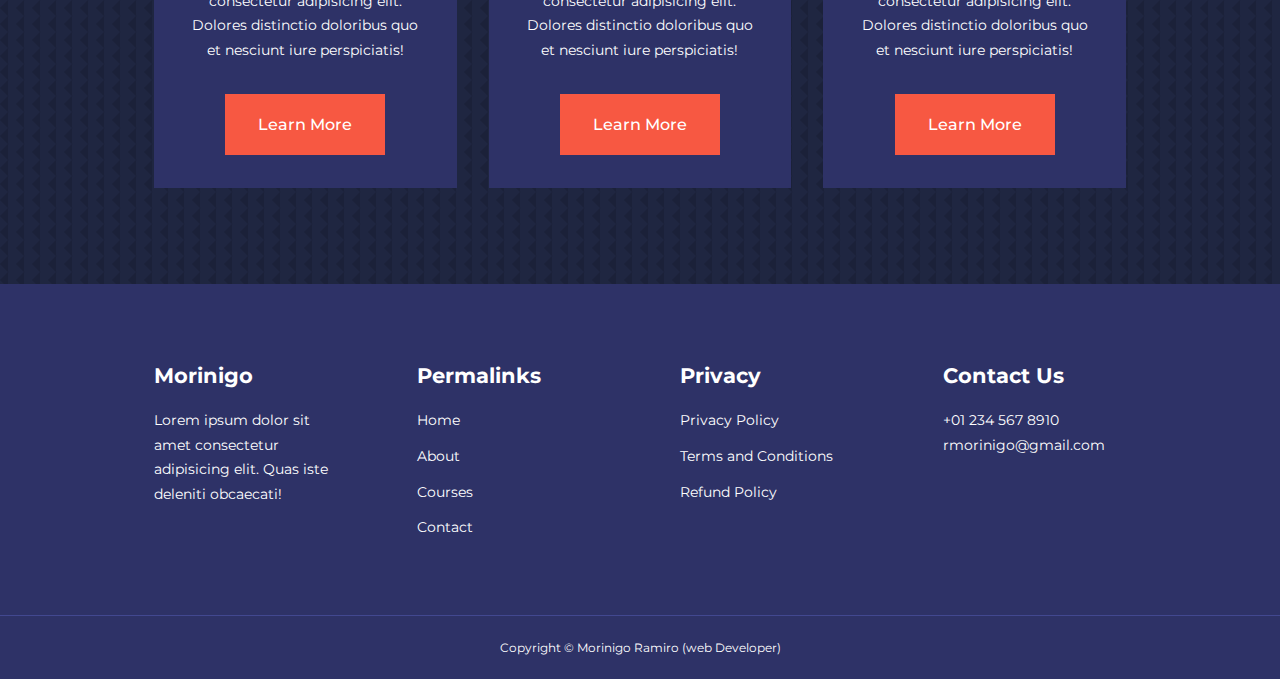
<file: courses.html>
<!DOCTYPE html>
<html lang="en">
<head>
    <meta charset="UTF-8">
    <meta http-equiv="X-UA-Compatible" content="IE=edge">
    <meta name="viewport" content="width=device-width, initial-scale=1.0">
    <title>RESPONSIVE MULTIPAGE EDUCATION WEBSITE</title>

    <!-- ICONSCOUT CDN -->
    <link rel="stylesheet" href="https://unicons.iconscout.com/release/v4.0.0/css/line.css">

    <!-- GOOGLE FONTS (MONTSERRAT) -->
    <link rel="preconnect" href="https://fonts.googleapis.com">
    <link rel="preconnect" href="https://fonts.gstatic.com" crossorigin>
    <link href="https://fonts.googleapis.com/css2?family=Montserrat:wght@300;400;500;600;700;800;900&display=swap" rel="stylesheet">
    
    <!-- STYLESHEET -->
    <link rel="stylesheet" href="./css/style.css">
    <style>
        body{
            background-image: url(./images/bg-texture.png);
        }
        .courses{
            margin-top: 2rem;
        }
    </style>


    <!-- SWIPER JS -->
    <link rel="stylesheet" href="https://cdn.jsdelivr.net/npm/swiper@8/swiper-bundle.min.css"/>
</head>
<body>
    <nav>
        <div class="container nav__container">
            <a href="index.html"><h4>Morinigo</h4></a>
            <ul class="nav__menu">
                <li><a href="index.html">Home</a></li>
                <li><a href="about.html">About</a></li>
                <li><a href="courses.html">Courses</a></li>
                <li><a href="contact.html">Contact</a></li>
            </ul>
            <button id="open-menu-btn"><i class="uil uil-bars"></i></button>
            <button id="close-menu-btn"><i class="uil uil-multiply"></i></button>
        </div>
    </nav>
    <!----------------- END OF NAVBAR ------------------->

    <section class="courses">
        <h2>Our Popular Courses</h2>
        <div class="container courses__container">

            <article class="course">
                <div class="course__image">
                    <img src="./images/course1.jpg">
                </div>
                <div class="course__info">
                    <h4>Responsive Social Media Website UI Design</h4>
                    <p>
                        Lorem ipsum dolor sit amet consectetur adipisicing elit. Dolores distinctio doloribus quo et nesciunt iure perspiciatis!
                    </p>
                    <a href="courses.html" class="btn btn-primary">Learn More</a>
                </div>
            </article>
    <!----------------- END OF COURSE 1 ------------------->

            <article class="course">
                <div class="course__image">
                    <img src="./images/course2.jpg">
                </div>
                <div div class="course__info">
                    <h4>Responsive SmarHome Website Design</h4>
                    <p>
                        Lorem ipsum dolor sit amet consectetur adipisicing elit. Dolores distinctio doloribus quo et nesciunt iure perspiciatis!
                    </p>
                    <a href="courses.html" class="btn btn-primary">Learn More</a>
                </div>
            </article>
    <!----------------- END OF COURSE 2 ------------------->

            <article class="course">
                <div class="course__image">
                    <img src="./images/course3.jpg">
                </div>
                <div class="course__info">
                    <h4>Responsive Admin Dashboard UI Design</h4>
                    <p>
                        Lorem ipsum dolor sit amet consectetur adipisicing elit. Dolores distinctio doloribus quo et nesciunt iure perspiciatis!
                    </p>
                    <a href="courses.html" class="btn btn-primary">Learn More</a>
                </div>
            </article>
    <!----------------- END OF COURSE 3 ------------------->
    <article class="course">
        <div class="course__image">
            <img src="./images/course4.jpg">
        </div>
        <div class="course__info">
            <h4>Responsive Admin Dashboard UI Design</h4>
            <p>
                Lorem ipsum dolor sit amet consectetur adipisicing elit. Dolores distinctio doloribus quo et nesciunt iure perspiciatis!
            </p>
            <a href="courses.html" class="btn btn-primary">Learn More</a>
        </div>
    </article>
    <!----------------- END OF COURSE 4 ------------------->
    <article class="course">
        <div class="course__image">
            <img src="./images/course5.jpg">
        </div>
        <div class="course__info">
            <h4>Responsive Admin Dashboard UI Design</h4>
            <p>
                Lorem ipsum dolor sit amet consectetur adipisicing elit. Dolores distinctio doloribus quo et nesciunt iure perspiciatis!
            </p>
            <a href="courses.html" class="btn btn-primary">Learn More</a>
        </div>
    </article>
    <!----------------- END OF COURSE 5 ------------------->
    <article class="course">
        <div class="course__image">
            <img src="./images/course6.jpg">
        </div>
        <div class="course__info">
            <h4>Responsive Admin Dashboard UI Design</h4>
            <p>
                Lorem ipsum dolor sit amet consectetur adipisicing elit. Dolores distinctio doloribus quo et nesciunt iure perspiciatis!
            </p>
            <a href="courses.html" class="btn btn-primary">Learn More</a>
        </div>
    </article>
    <!----------------- END OF COURSE 6 ------------------->
    <article class="course">
        <div class="course__image">
            <img src="./images/course7.jpg">
        </div>
        <div class="course__info">
            <h4>Responsive Admin Dashboard UI Design</h4>
            <p>
                Lorem ipsum dolor sit amet consectetur adipisicing elit. Dolores distinctio doloribus quo et nesciunt iure perspiciatis!
            </p>
            <a href="courses.html" class="btn btn-primary">Learn More</a>
        </div>
    </article>
    <!----------------- END OF COURSE 7 ------------------->
    <article class="course">
        <div class="course__image">
            <img src="./images/course8.jpg">
        </div>
        <div class="course__info">
            <h4>Responsive Admin Dashboard UI Design</h4>
            <p>
                Lorem ipsum dolor sit amet consectetur adipisicing elit. Dolores distinctio doloribus quo et nesciunt iure perspiciatis!
            </p>
            <a href="courses.html" class="btn btn-primary">Learn More</a>
        </div>
    </article>
    <!----------------- END OF COURSE 8 ------------------->
    <article class="course">
        <div class="course__image">
            <img src="./images/course9.jpg">
        </div>
        <div class="course__info">
            <h4>Responsive Admin Dashboard UI Design</h4>
            <p>
                Lorem ipsum dolor sit amet consectetur adipisicing elit. Dolores distinctio doloribus quo et nesciunt iure perspiciatis!
            </p>
            <a href="courses.html" class="btn btn-primary">Learn More</a>
        </div>
    </article>
    <!----------------- END OF COURSE 9 ------------------->
    <article class="course">
        <div class="course__image">
            <img src="./images/course10.jpg">
        </div>
        <div class="course__info">
            <h4>Responsive Admin Dashboard UI Design</h4>
            <p>
                Lorem ipsum dolor sit amet consectetur adipisicing elit. Dolores distinctio doloribus quo et nesciunt iure perspiciatis!
            </p>
            <a href="courses.html" class="btn btn-primary">Learn More</a>
        </div>
    </article>
    <!----------------- END OF COURSE 10 ------------------->
    <article class="course">
        <div class="course__image">
            <img src="./images/course11.jpg">
        </div>
        <div class="course__info">
            <h4>Responsive Admin Dashboard UI Design</h4>
            <p>
                Lorem ipsum dolor sit amet consectetur adipisicing elit. Dolores distinctio doloribus quo et nesciunt iure perspiciatis!
            </p>
            <a href="courses.html" class="btn btn-primary">Learn More</a>
        </div>
    </article>
    <!----------------- END OF COURSE 11 ------------------->
    <article class="course">
        <div class="course__image">
            <img src="./images/course12.jpg">
        </div>
        <div class="course__info">
            <h4>Responsive Admin Dashboard UI Design</h4>
            <p>
                Lorem ipsum dolor sit amet consectetur adipisicing elit. Dolores distinctio doloribus quo et nesciunt iure perspiciatis!
            </p>
            <a href="courses.html" class="btn btn-primary">Learn More</a>
        </div>
    </article>
    <!----------------- END OF COURSE 12 ------------------->
    <article class="course">
        <div class="course__image">
            <img src="./images/course13.jpg">
        </div>
        <div class="course__info">
            <h4>Responsive Admin Dashboard UI Design</h4>
            <p>
                Lorem ipsum dolor sit amet consectetur adipisicing elit. Dolores distinctio doloribus quo et nesciunt iure perspiciatis!
            </p>
            <a href="courses.html" class="btn btn-primary">Learn More</a>
        </div>
    </article>
    <!----------------- END OF COURSE 13 ------------------->
    <article class="course">
        <div class="course__image">
            <img src="./images/course14.jpg">
        </div>
        <div class="course__info">
            <h4>Responsive Admin Dashboard UI Design</h4>
            <p>
                Lorem ipsum dolor sit amet consectetur adipisicing elit. Dolores distinctio doloribus quo et nesciunt iure perspiciatis!
            </p>
            <a href="courses.html" class="btn btn-primary">Learn More</a>
        </div>
    </article>
    <!----------------- END OF COURSE 14 ------------------->
    <article class="course">
        <div class="course__image">
            <img src="./images/course15.jpg">
        </div>
        <div class="course__info">
            <h4>Responsive Admin Dashboard UI Design</h4>
            <p>
                Lorem ipsum dolor sit amet consectetur adipisicing elit. Dolores distinctio doloribus quo et nesciunt iure perspiciatis!
            </p>
            <a href="courses.html" class="btn btn-primary">Learn More</a>
        </div>
    </article>
    <!----------------- END OF COURSE 15 ------------------->
    <article class="course">
        <div class="course__image">
            <img src="./images/course16.jpg">
        </div>
        <div class="course__info">
            <h4>Responsive Admin Dashboard UI Design</h4>
            <p>
                Lorem ipsum dolor sit amet consectetur adipisicing elit. Dolores distinctio doloribus quo et nesciunt iure perspiciatis!
            </p>
            <a href="courses.html" class="btn btn-primary">Learn More</a>
        </div>
    </article>
    <!----------------- END OF COURSE 16 ------------------->
    <article class="course">
        <div class="course__image">
            <img src="./images/course17.jpg">
        </div>
        <div class="course__info">
            <h4>Responsive Admin Dashboard UI Design</h4>
            <p>
                Lorem ipsum dolor sit amet consectetur adipisicing elit. Dolores distinctio doloribus quo et nesciunt iure perspiciatis!
            </p>
            <a href="courses.html" class="btn btn-primary">Learn More</a>
        </div>
    </article>
    <!----------------- END OF COURSE 17 ------------------->
    <article class="course">
        <div class="course__image">
            <img src="./images/course18.jpg">
        </div>
        <div class="course__info">
            <h4>Responsive Admin Dashboard UI Design</h4>
            <p>
                Lorem ipsum dolor sit amet consectetur adipisicing elit. Dolores distinctio doloribus quo et nesciunt iure perspiciatis!
            </p>
            <a href="courses.html" class="btn btn-primary">Learn More</a>
        </div>
    </article>
    <!----------------- END OF COURSE 18 ------------------->
        </div>
    </section>
    <!----------------- END OF COURSES ------------------->























<footer >
    <div class="container footer__container">
        <div class="footer__1">
            <a href="index.html" class="footer__logo"><h4>Morinigo</h4></a>
            <p>
                Lorem ipsum dolor sit amet consectetur adipisicing elit. Quas iste deleniti obcaecati!
            </p>
        </div>

        <div class="footer__2">
            <h4>Permalinks</h4>
            <ul class="permalinks">
                <li><a href="index.html">Home</a></li>
                <li><a href="about.html">About</a></li>
                <li><a href="courses.html">Courses</a></li>
                <li><a href="contact.html">Contact</a></li>
            </ul>
        </div>

        <div class="footer__3">
            <h4>Privacy</h4>
            <ul class="privacy">
                <li><a href="#">Privacy Policy</a></li>
                <li><a href="#">Terms and Conditions</a></li>
                <li><a href="#">Refund Policy</a></li>
            </ul>
        </div>

        <div class="footer__4">
            <h4>Contact Us</h4>
            <div>
                <p>+01 234 567 8910</p>
                <p>rmorinigo@gmail.com</p>
            </div>

            <ul class="footer__socials">
                <li>
                    <a href="#"><i class="uil uil-facebook"></i></a>
                </li>
                <li>
                    <a href="#"><i class="uil uil-instagram-alt"></i></a>
                </li>
                <li>
                    <a href="#"><i class="uil uil-twitter"></i></a>
                </li>
                <li>
                    <a href="#"><i class="uil uil-linkedin-alt"></i></a>
                </li>
            </ul>
        </div>
    </div>
    <div class="footer__copyright">
        <small>Copyright &copy; Morinigo Ramiro (web Developer)</small>
    </div>
</footer>

<script src="https://cdn.jsdelivr.net/npm/swiper@8/swiper-bundle.min.js"></script>    
<script src="./main.js"></script>
</body>
</html>
</file>
<file: css/style.css>
*{
    margin: 0;
    padding: 0;
    border: 0;
    outline: 0;
    text-decoration: none;
    list-style: none;
    box-sizing: border-box;
}


:root{
    --color-primary: #6c63ff;
    --color-success: #00bf8e;
    --color-warning: #f7c94b;
    --color-danger: #f75842;
    --color-danger-variant: rgba(247, 88, 66, 0.4);
    --color-white: #fff;
    --color-light: rgba(255,255,255, 0.7);
    --color-black: #000;
    --color-bg: #1f2641;
    --color-bg1: #2e3267;
    --color-bg2: #424890;


    --container-width-lg: 76%;
    --container-width-md: 90%;
    --container-width-sm: 94%;

    --transition: all 400ms ease;
}

body{
    font-family: 'Montserrat', 'sans-serif';
    line-height: 1.7;
    color: var(--color-white);
    background-color: var(--color-bg);
}

.container{
    width: var(--container-width-lg) ;
    margin: auto ;
}

section{
    padding: 6rem 0;
}

section h2{
    text-align: center;
    margin-bottom: 4rem;
}

h1,
h2,
h3,
h4,
h5{
    line-height: 1.2;
}

h1{
    font-size: 2.4rem;
}

h2{
    font-size: 2rem;
}

h3{
    font-size: 1.6rem;
}

h4{
    font-size: 1.3rem;
}

a{
    color: var(--color-white);
}

img{
    width: 100%;
    display: block;
    object-fit: cover;
}

.btn{
    display: inline-block;
    background-color: var(--color-white);
    color: var(--color-black);
    padding: 1rem 2rem;
    border: 1px solid transparent;
    font-weight: 500;
    transition: var(--transition);
}

.btn:hover{
    background-color: transparent;
    color: var(--color-white);
    border-color: var(--color-white);
}


.btn-primary{
    background-color: var(--color-danger);
    color: var(--color-white);
}

/*===================== NAVBAR ======================*/

nav{
    background-color: transparent;
    width: 100vw;
    height: 5rem;
    position: fixed;
    top: 0;
    z-index: 11;
}

/* CHANGE NAVBAR STYLES ON SCROLL USING JS */
.window-scroll{
    background-color: var(--color-primary);
    box-shadow: rgba(0, 1rem, 2rem, rgba(0, 0, 0, 0.2));
}

.nav__container{
    height: 100%;
    display: flex;
    justify-content: space-between;
    align-items: center; 
}

nav button{
    display: none;
}

.nav__menu{
    display: flex;
    align-items: center ;
    gap: 4rem;
}

.nav__menu a{
    font-size: 0.9rem;
}

.nav__menu a:hover{
    color: var(--color-bg2);
    transition: var(--transition);
}

/*===================== HEADER ======================*/

header{
    position: relative;
    top: 5rem;
    overflow: hidden;
    height: 70vh;
    margin-bottom: 5rem;
}

.header__container{
    display: grid;
    grid-template-columns: 1fr 1fr;
    align-items: center;
    gap: 5rem;
    height: 100%;
}

.header__left p{
    margin: 1rem 0 2.4rem;
}

/*===================== CATEGORIES ======================*/

.categories{
    background-color: var(--color-bg1);
    height: 32rem;
}

.categories h1{
    line-height: 1;
    margin-bottom: 3rem;
}

.categories__container{
    display: grid;
    grid-template-columns: 40% 60%;
    gap: 4rem;
}

.categories__left{
    margin-right: 2rem;
}

.categories__left p{
    margin: 1rem 0 3rem;
}

.categories__right{
    display: grid;
    grid-template-columns: repeat(3, 1fr);
    gap: 1.2rem;
}

.category{
    background-color: var(--color-bg2);
    padding: 2rem;
    border-radius: 2rem;
    transition: var(--transition);   
}

.category:hover{
    box-shadow: 0 3rem 3rem rgba(0, 0, 0, 0.3);
    z-index: 1;
}

.category:nth-child(2) .category__icon{
    background-color: var(--color-danger);
}

.category:nth-child(3) .category__icon{
    background-color: var(--color-success);
}

.category:nth-child(4) .category__icon{
    background-color: var(--color-warning);
}

.category:nth-child(5) .category__icon{
    background-color: var(--color-success);
}


.category__icon{
    background-color: var(--color-primary);
    padding: 0.7rem;
    border-radius: 0.9rem;
}

.category h5{
    margin: 2rem 0 1rem;
}

.category p{
    font-size: 0.85rem;
}

/*===================== POPULAR COURSES ======================*/

.courses{
    margin-top: 10rem;
}

.courses__container{
    display: grid;
    grid-template-columns: repeat(3, 1fr);
    gap: 2rem;
}

.course{
    background-color: var(--color-bg1);
    text-align: center;
    border: 1px solid transparent;
    transition: var(--transition);
}

.course:hover{
    background-color: transparent;
    border-color: var(--color-primary);
}   

.course__info{
    padding: 2rem;
}

.course__info p{
    margin: 1.2rem 0 2rem;
    font-size: 0.9rem;
}

/*===================== FAQs ======================*/

.faqs{
    background-color: var(--color-bg1);
    box-shadow: inset 0 0 3rem rgba(0, 0, 0, 0.5);
}

.faqs__container{
    display: grid;
    grid-template-columns: 1fr 1fr;
    gap: 1rem;
}

.faq{
    padding: 2rem;
    display: flex;
    align-items: center;
    gap: 1.4rem;
    height: fit-content;
    background-color: var(--color-primary);
    cursor: pointer;
}

.faq h4{
    font-size: 1rem;
    line-height: 2.2rem;
}

.faq__icon{
    align-self: flex-start;
    font-size: 1.2rem;
}

.faq p{
    margin-top: 0.8rem;
    display: none;
}

.faq.open p{
    display: block;
}


/*===================== TESTIMONIALS ======================*/


.testimonials__container{
    overflow-x: hidden;
    position: relative;
    margin-bottom: 5rem;
}

.testimonial{
    padding-top: 2rem;
}

.avatar{
    width: 6rem;
    height: 6rem;
    border-radius: 50%;
    overflow: hidden;
    margin: 0 auto 1rem;
    border: 1rem solid var(--color-bg1);
}

.testimonial__info{
    text-align: center;
}

.testimonial__body{
    background-color: var(--color-primary);
    padding: 2rem;
    margin-top: 3rem;
    position: relative;
}

.testimonial__body::before{
    content: "";
    display: block;
    width: 3rem;
    height: 3rem;
    background: linear-gradient(135deg, transparent, var(--color-primary), var(--color-primary));
    position: absolute;
    left: 50%;
    top: -1.5rem;
    transform: rotate(45deg);
}

/*===================== FOOTER ======================*/

footer{
    background-color: var(--color-bg1);
    padding-top: 5rem;    
    font-size: 0.9rem;
}

.footer__container{
    display: grid;
    grid-template-columns: repeat(4, 1fr);
    gap: 5rem;
}


.footer__container > div h4 {
    margin-bottom: 1.2rem;
}

.footer__1 p{
    margin: 0 0 2rem;
}

footer ul li{
    margin-bottom: 0.7rem;
}

footer ul li a:hover{
    text-decoration: underline;
}

.footer__socials{
    display: flex;
    gap: 1rem;
    font-size: 1.2rem;
    margin-top: 2rem;
}

.footer__copyright{
    text-align: center;
    margin-top: 4rem;
    padding: 1.2rem 0;
    border-top: 1px solid var(--color-bg2);
}

/*===================== MEDIA QUERIES (TABLETS) ======================*/

@media screen and (max-width: 1024px){
    .container{
        width: var(--container-width-md);
    }

    h1{
        font-size: 2.2rem;
    }
    
    h2{
        font-size: 1.7rem;
    }
    
    h3{
        font-size: 1.4rem;
    }
    
    h4{
        font-size: 1.2rem;
    }

    /*===================== NAV BAR ======================*/
    nav button{
        display: inline-block;
        background-color: transparent;
        font-size: 1.8rem;
        color: var(--color-white);
        cursor: pointer;
    }

    nav button#close-menu-btn{
        display: none;
    }

    .nav__menu{
        position: fixed;
        top: 5rem;
        right: 5%;
        height: fit-content;
        width: 18rem;
        flex-direction: column;
        gap: 0;
        display: none;
    }

    .nav__menu li{
        width: 100%;
        height: 5.8rem;
        animation: animateNavItems 400ms linear forwards;
        transform-origin: top right;
        opacity: 0;
    }
    
    .nav__menu li:nth-child(2){
        animation-delay: 200ms;
    }

    .nav__menu li:nth-child(3){
        animation-delay: 400ms;
    }
    .nav__menu li:nth-child(4){
        animation-delay: 600ms;
    }

    @keyframes animateNavItems {
        0%{
            transform: rotateZ(-90deg) rotateX(90deg) scale(0.1);
        }
        100%{
            transform: rotateZ(0) rotateX(0) scale(1);
            opacity: 1;
        }
    }

    .nav__menu li a{
        background-color: var(--color-primary);
        box-shadow: -4rem 6rem 10rem rgba(0, 0, 0, 0.6);
        width: 100%;
        height: 100%;
        display: grid;
        place-items: center;
    }
    
    .nav__menu li a:hover{
        background-color: var(--color-bg2);
        color: var(--color-white);
    }

    /*===================== HEADER ======================*/

    header{
        height: 52vh;
        margin-bottom: 4rem;
    }

    .header__container{
        gap: 0;
        padding-bottom: 3rem;
    }

    /*===================== CATEGORIES ======================*/

    .categories{
        height: auto;

    }

    .categories__container{
        grid-template-columns: 1fr;
        gap: 3rem;
    }

    .categories__left{
        margin-right: 0;
    }

    /*===================== POPULAR COURSES ======================*/

    .courses{
        margin-top: 0;
    }

    .courses__container{
        grid-template-columns: 1fr 1fr;
    }

    /*===================== FAQs ======================*/

    .faqs__container{
        grid-template-columns: 1fr;
    }

    .faq{
        padding: 1.5rem;
    }

    /*===================== FOOTER ======================*/

    .footer__container{
        grid-template-columns: 1fr 1fr;
    }
}

/*===================== MEDIA QUERIES (PHONES) ======================*/

@media screen and (max-width: 600px){
    .container{
        width: var(--container-width-sm);
    }

    /*===================== NAV BAR ======================*/
    .nav__menu{
        right: 3%;
    }

    /*===================== HEADER ======================*/

    header{
        height: 100vh;
    }

    .header__container{
        grid-template-columns: 1fr;
        text-align: center;
        margin-top: 0;
    }

    .header__left p{
        margin-top: 1.3rem;
    }

    /*===================== CATEGORIES ======================*/
    .categories__right{
        grid-template-columns: 1fr 1fr;
        gap: 0.7rem;
    }

    .category{
        padding: 1rem;
        border-radius: 1rem;
    }

    .category__icon{
        margin-top: 4px;
        display: inline-block;
    }

    /*===================== POPULAR COURSES ======================*/

    .courses__container{
        grid-template-columns: 1fr;
    }

    /*===================== TESTIMONIALS ======================*/

    .testimonial__body{
        padding: 1.2rem;
    }

    /*===================== FOOTER ======================*/

    .footer__container{
        grid-template-columns: 1fr;
        text-align: center;
        gap: 2rem;
    }

    .footer__1{
        margin: 1rem auto;
    }

    .footer__socials{
        justify-content: center;
    }
}
</file>
<file: css/about.css>
/*================ ACHIEVEMENTS =================*/

.about__achievements{
    margin-top: 3rem;
}

.about__achievements-container{
    display: grid;
    grid-template-columns: 40% 60%;
    gap: 5rem;
}

.about__achievements-right > p{
    margin: 1.6rem 0 2.5rem;
}

.achievements__cards{
    display: grid;
    grid-template-columns: repeat(3, 1fr);
    gap: 1.5rem;
}

.achievements__card{
    background-color: var(--color-bg1);
    padding: 1.6rem;
    border-radius: 1rem;
    text-align: center;
    transition: var(--transition)
}

.achievements__card:hover{
    background-color: var(--color-bg2);
    box-shadow: 0 3rem 3rem rgba(0, 0, 0, 0.3);
}

.achievements__icon{
    background-color: var(--color-danger);
    padding: 0.6rem;
    border-radius: 1rem;
    display: inline-block;
    margin-bottom: 2rem;
    font-size: 2rem;
}

.achievements__card:nth-child(2) .achievements__icon{
    background-color: var(--color-success);
}
.achievements__card:nth-child(3) .achievements__icon{
    background-color: var(--color-primary);
}

/*================ TEAM =================*/

.team{
    background-color: var(--color-bg1);
    box-shadow: inset 0 0 3rem rgba(0, 0, 0, 0.5);
}

.team__container{
    display: grid;
    grid-template-columns: repeat(4, 1fr);
    gap: 2rem;
}

.team__member{
    background-color: var(--color-bg2);
    padding: 2rem;
    border: 1px solid transparent;
    border-radius: 2rem;
    transition: var(--transition);
    position: relative;
    overflow: hidden;
}

.team__member:hover{
    background-color: transparent;
    border-color: var(--color-primary);
}

.team__member-image{
    filter: saturate(0);
}

.team__member-image:hover{
    filter: saturate(1);
}

.team__member-info *{
    text-align: center;
    margin-top: 1.4rem;
}

.team__member-info p{
    color: var(--color-light);
}

.team__member-socials{
    position: absolute;
    top: 50%;
    transform: translateY(-50%);
    right: -100%;
    display: flex;
    flex-direction: column;
    background-color: var(--color-primary);
    border-radius: 1rem 0 0 1rem;
    box-shadow: -2rem 0 2rem rgba(0, 0, 0, 0.3);
    transition: var(--transition);
}   

.team__member:hover .team__member-socials{
    right: 0;
}

.team__member-socials a{
    padding: 1rem;
}

/*================ MEDIA QUERIES (TRABLETS) =================*/

@media screen and (max-width: 1024px) {
    /*================ ACHIEVEMENTS =================*/
    .about__achievements{
        margin-top: 2rem;
    }

    .about__achievements-container{
        grid-template-columns: 1fr;
        gap: 4rem;
    }

    .about__achievements-left{
        width: 80%;
        margin: 0 auto;
    }

    /*================ TEAM =================*/
    .team__container{
        grid-template-columns: repeat(3, 1fr);
        gap: 1.5rem;

    }

    .team__member{
        padding: 1rem;
    }
}

/*================ MEDIA QUERIES (MOBILE) =================*/

@media screen and (max-width: 600px) {
    /*================ ACHIEVEMENTS =================*/

    .achievements__cards{
        grid-template-columns: 1fr 1fr;
        gap: 0.7rem;
    }

    .team__container{
        grid-template-columns: 1fr 1fr;
        gap: 0.7rem;
    }

    .team__member{
        padding: 0;
    }

    .team__member p{
        margin-bottom: 1.5rem;
    }
}
</file>
<file: css/contact.css>
.contact__container{
    background-color: var(--color-bg1);
    padding: 4rem;
    display: grid;
    grid-template-columns: 40% 60%;
    gap: 4rem;
    height: 30rem;
    margin: 7rem auto;
    border-radius: 1rem;
}

/*================ ASIDE =================*/

.contact__aside{
    background-color: var(--color-primary);
    padding: 3rem;
    border-radius: 1rem;
    position: relative;
    bottom: 10rem;
}

.aside__image{
    width: 12rem;
    margin-bottom: 2rem;
}

.contact__aside h2{
    text-align: left;
    margin-bottom: 1rem;
}

.contact__aside p{
    font-size: 0.9;
    margin-bottom: 2rem;
}

.contact__details li{
    display: flex;
    gap: 1rem;
    text-align: center;
    margin-bottom: 1rem;
}

.contact__socials{
    display: flex;
    gap: 0.8rem;
    margin-bottom: 3rem;
}

.contact__socials a{
    background-color: var(--color-bg2);
    padding: 0.5rem;
    border-radius: 50%;
    font-size: 0.9rem;
    transition: var(--transition);
}

.contact__socials a:hover{
    background-color: transparent;
}

/*================ FORM =================*/

.contact__form{
    display: flex;
    flex-direction: column;
    gap: 1.2rem;
    margin-right: 4rem;    
}

.form__name{
    display: flex;
    gap: 1.2rem;

}

.contact__form input [type="text"]{
    width: 50%;

}

input, textarea{
    width: 100%;
    padding: 1rem;
    background-color: var(--color-bg);
    color: var(--color-white);
}

.contact__form .btn{
    width: max-content;
    margin-top: 1rem;
    cursor: pointer;

}
/*================ MEDIA QUERIES (TABLETS) =================*/

@media screen and (max-width: 1024px) {
    .contact{
        padding-bottom: 0;
    }

    .contact__container{
        gap: 1.5rem ;
        margin-top: 3rem;
        height: auto;
        padding: 1.5rem;
    }

    .contact__aside{
        width: auto;
        padding: 1.5rem;
        bottom: 0;
    }

    .contact__form{
        align-self: center;
        margin-right: 1.5rem;
    }

    
}


/*================ MEDIA QUERIES (MOBILE) =================*/

@media screen and (max-width: 600px) {
    .contact__container{
        grid-template-columns: 1fr;
        gap: 3rem;
        margin-top: 0;
        padding: 0;
    }

    .contact__form{
        margin: 0 1.5rem 3rem;
    }

    .form__name{
        flex-direction: column;
    }

    .form__name input[type="text"]{
        width: 100%;
    }
}
</file>
